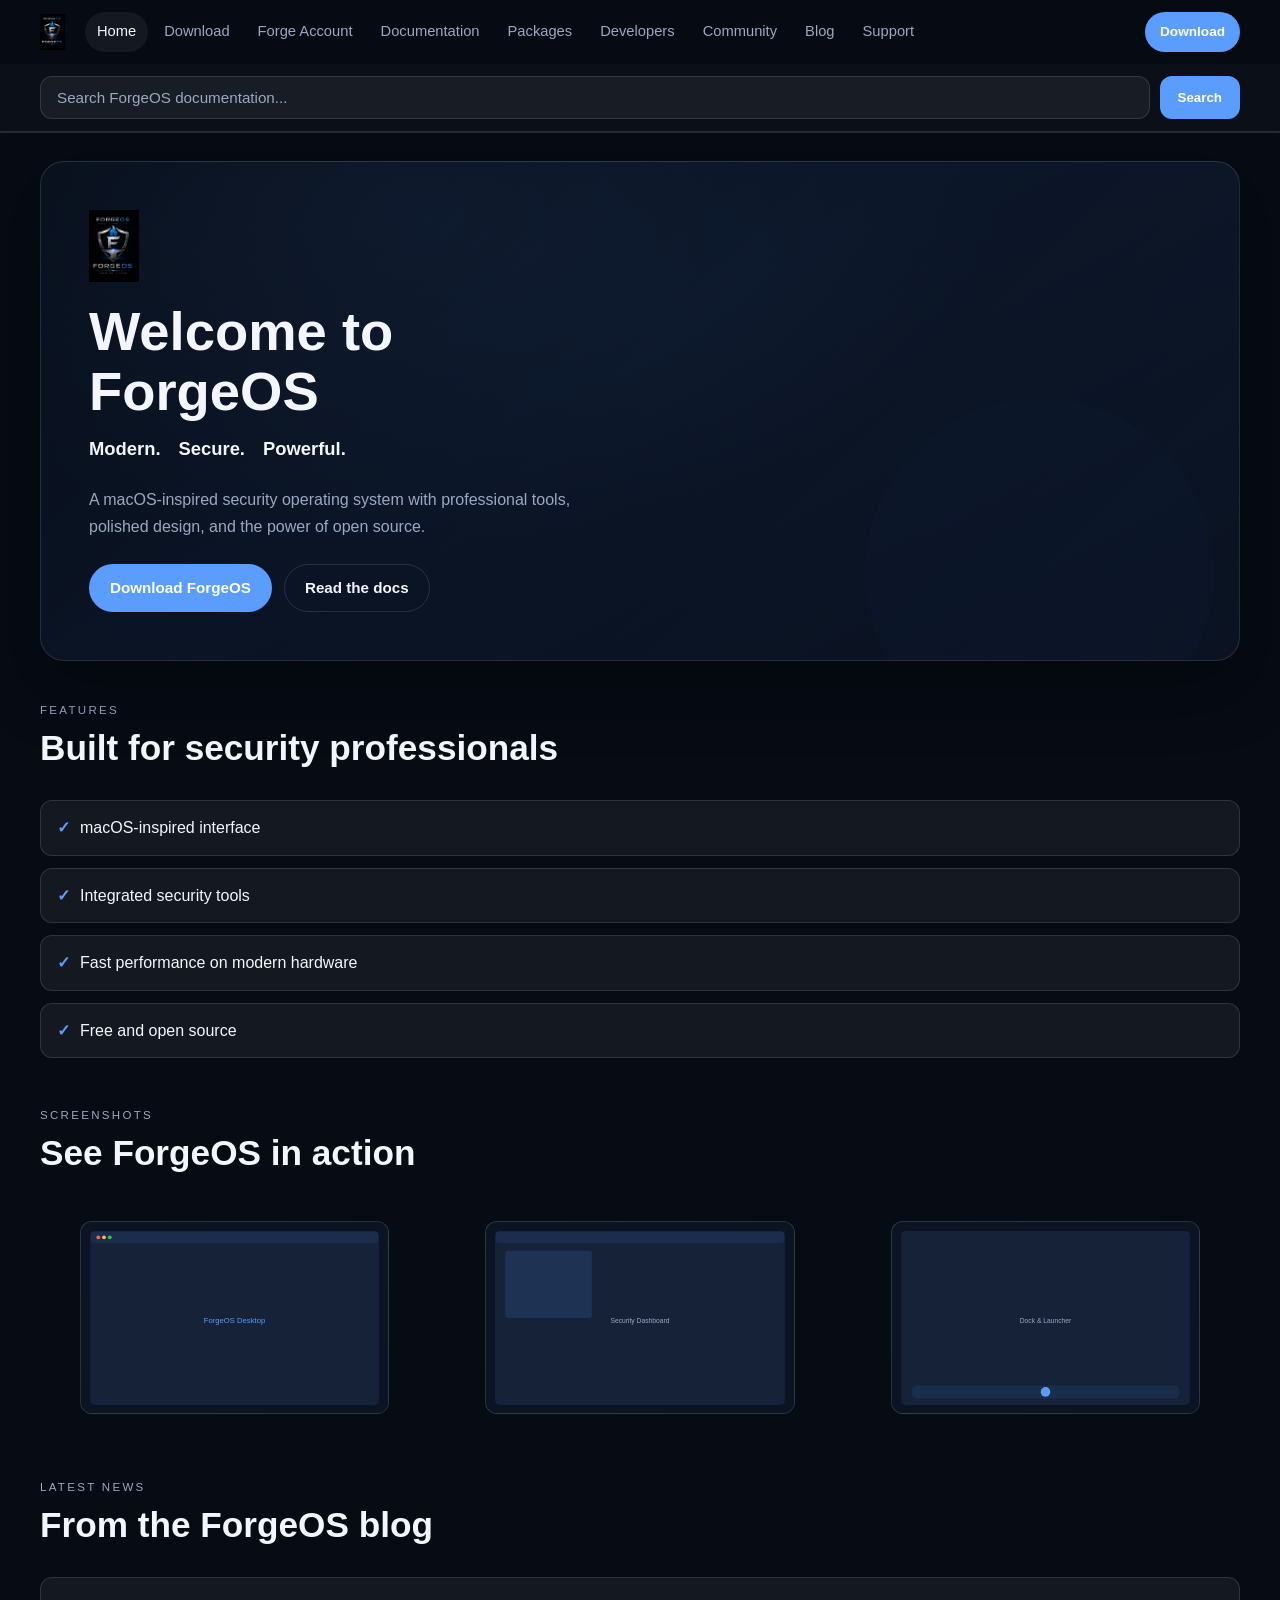
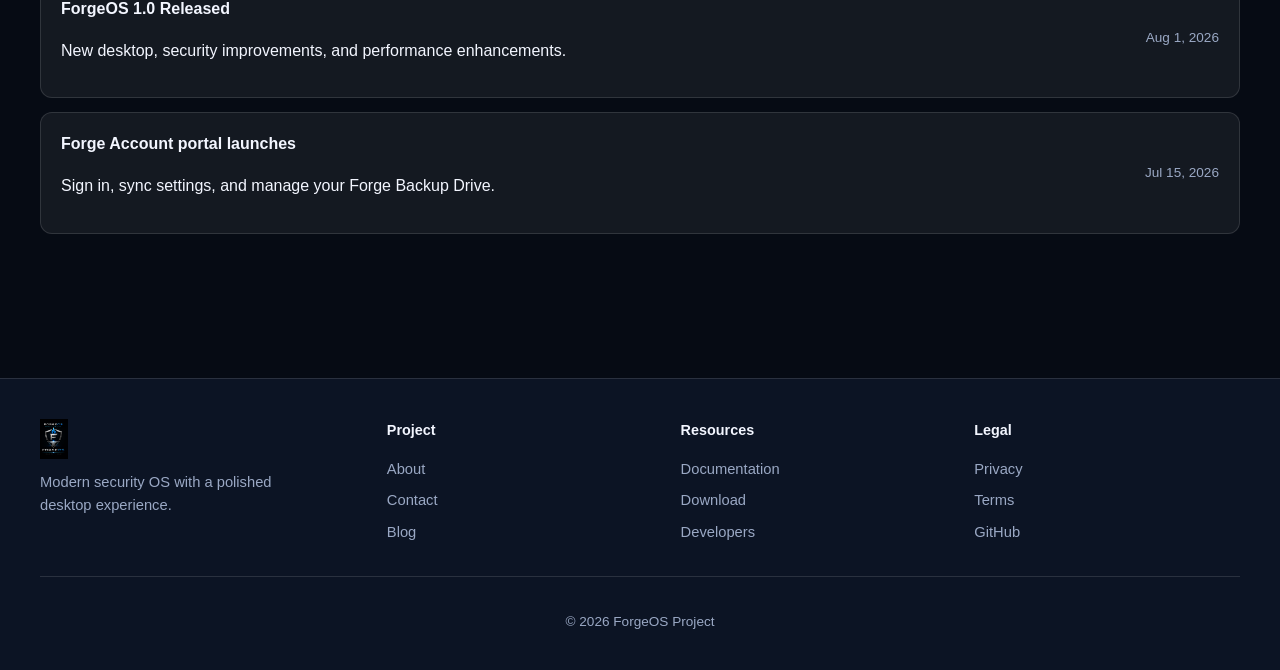
<file: index.html>
<!DOCTYPE html>
<html lang="en">
  <head>
    <meta charset="UTF-8" />
    <meta name="viewport" content="width=device-width, initial-scale=1.0" />
    <title>Home | ForgeOS</title>
    <meta
      name="description"
      content="ForgeOS — a modern, secure, macOS-inspired operating system for security professionals."
    />
    <link rel="icon" type="image/png" href="favicon.png" />
    <link rel="stylesheet" href="css/style.css" />
  </head>
  <body data-page="index.html">
    <header class="site-header">
      <div class="container header-inner">
        <a class="brand" href="index.html">
          <img src="images/logo.png" alt="ForgeOS" class="brand-logo" />
        </a>
        <button class="menu-toggle" type="button" aria-label="Open menu">Menu</button>
        <nav class="main-nav" aria-label="Primary">
          <a href="index.html">Home</a>
          <a href="download.html">Download</a>
          <a href="account.html">Forge Account</a>
          <a href="documentation.html">Documentation</a>
          <a href="packages.html">Packages</a>
          <a href="developers.html">Developers</a>
          <a href="community.html">Community</a>
          <a href="blog.html">Blog</a>
          <a href="support.html">Support</a>
        </nav>
        <div class="header-actions">
          <a class="btn btn-primary btn-sm" href="download.html">Download</a>
        </div>
      </div>
      <div class="search-bar">
        <div class="container">
          <form class="search-form" role="search">
            <input
              type="search"
              placeholder="Search ForgeOS documentation..."
              aria-label="Search ForgeOS documentation"
            />
            <button type="submit">Search</button>
          </form>
        </div>
      </div>
    </header>

    <main class="page-main container">
      <section class="hero">
        <div class="hero-content">
          <img src="images/logo.png" alt="" class="hero-logo" />
          <h1>Welcome to ForgeOS</h1>
          <p class="hero-tagline">
            <span>Modern.</span>
            <span>Secure.</span>
            <span>Powerful.</span>
          </p>
          <p class="hero-text">
            A macOS-inspired security operating system with professional tools, polished
            design, and the power of open source.
          </p>
          <div class="hero-actions">
            <a class="btn btn-primary" href="download.html">Download ForgeOS</a>
            <a class="btn btn-secondary" href="documentation.html">Read the docs</a>
          </div>
        </div>
      </section>

      <section class="section">
        <div class="section-header">
          <p class="eyebrow">Features</p>
          <h2>Built for security professionals</h2>
        </div>
        <ul class="feature-list">
          <li>macOS-inspired interface</li>
          <li>Integrated security tools</li>
          <li>Fast performance on modern hardware</li>
          <li>Free and open source</li>
        </ul>
      </section>

      <section class="section">
        <div class="section-header">
          <p class="eyebrow">Screenshots</p>
          <h2>See ForgeOS in action</h2>
        </div>
        <div class="screenshot-grid">
          <figure class="screenshot">
            <img src="images/screenshots/desktop-1.svg" alt="ForgeOS desktop environment" />
          </figure>
          <figure class="screenshot">
            <img src="images/screenshots/desktop-2.svg" alt="ForgeOS security dashboard" />
          </figure>
          <figure class="screenshot">
            <img src="images/screenshots/desktop-3.svg" alt="ForgeOS dock and launcher" />
          </figure>
        </div>
      </section>

      <section class="section">
        <div class="section-header">
          <p class="eyebrow">Latest news</p>
          <h2>From the ForgeOS blog</h2>
        </div>
        <div class="news-list">
          <a class="news-item" href="blog.html">
            <div>
              <strong>ForgeOS 1.0 Released</strong>
              <p>New desktop, security improvements, and performance enhancements.</p>
            </div>
            <time datetime="2026-08-01">Aug 1, 2026</time>
          </a>
          <a class="news-item" href="blog.html">
            <div>
              <strong>Forge Account portal launches</strong>
              <p>Sign in, sync settings, and manage your Forge Backup Drive.</p>
            </div>
            <time datetime="2026-07-15">Jul 15, 2026</time>
          </a>
        </div>
      </section>
    </main>

    <footer class="site-footer">
      <div class="container footer-grid">
        <div class="footer-brand">
          <img src="images/logo.png" alt="ForgeOS" />
          <p>Modern security OS with a polished desktop experience.</p>
        </div>
        <div class="footer-col">
          <h4>Project</h4>
          <a href="index.html">About</a>
          <a href="support.html">Contact</a>
          <a href="blog.html">Blog</a>
        </div>
        <div class="footer-col">
          <h4>Resources</h4>
          <a href="documentation.html">Documentation</a>
          <a href="download.html">Download</a>
          <a href="developers.html">Developers</a>
        </div>
        <div class="footer-col">
          <h4>Legal</h4>
          <a href="support.html">Privacy</a>
          <a href="support.html">Terms</a>
          <a href="https://github.com/" target="_blank" rel="noopener">GitHub</a>
        </div>
      </div>
      <div class="container footer-bottom">
        <p>© 2026 ForgeOS Project</p>
      </div>
    </footer>

    <script src="js/main.js"></script>
  </body>
</html>
</file>
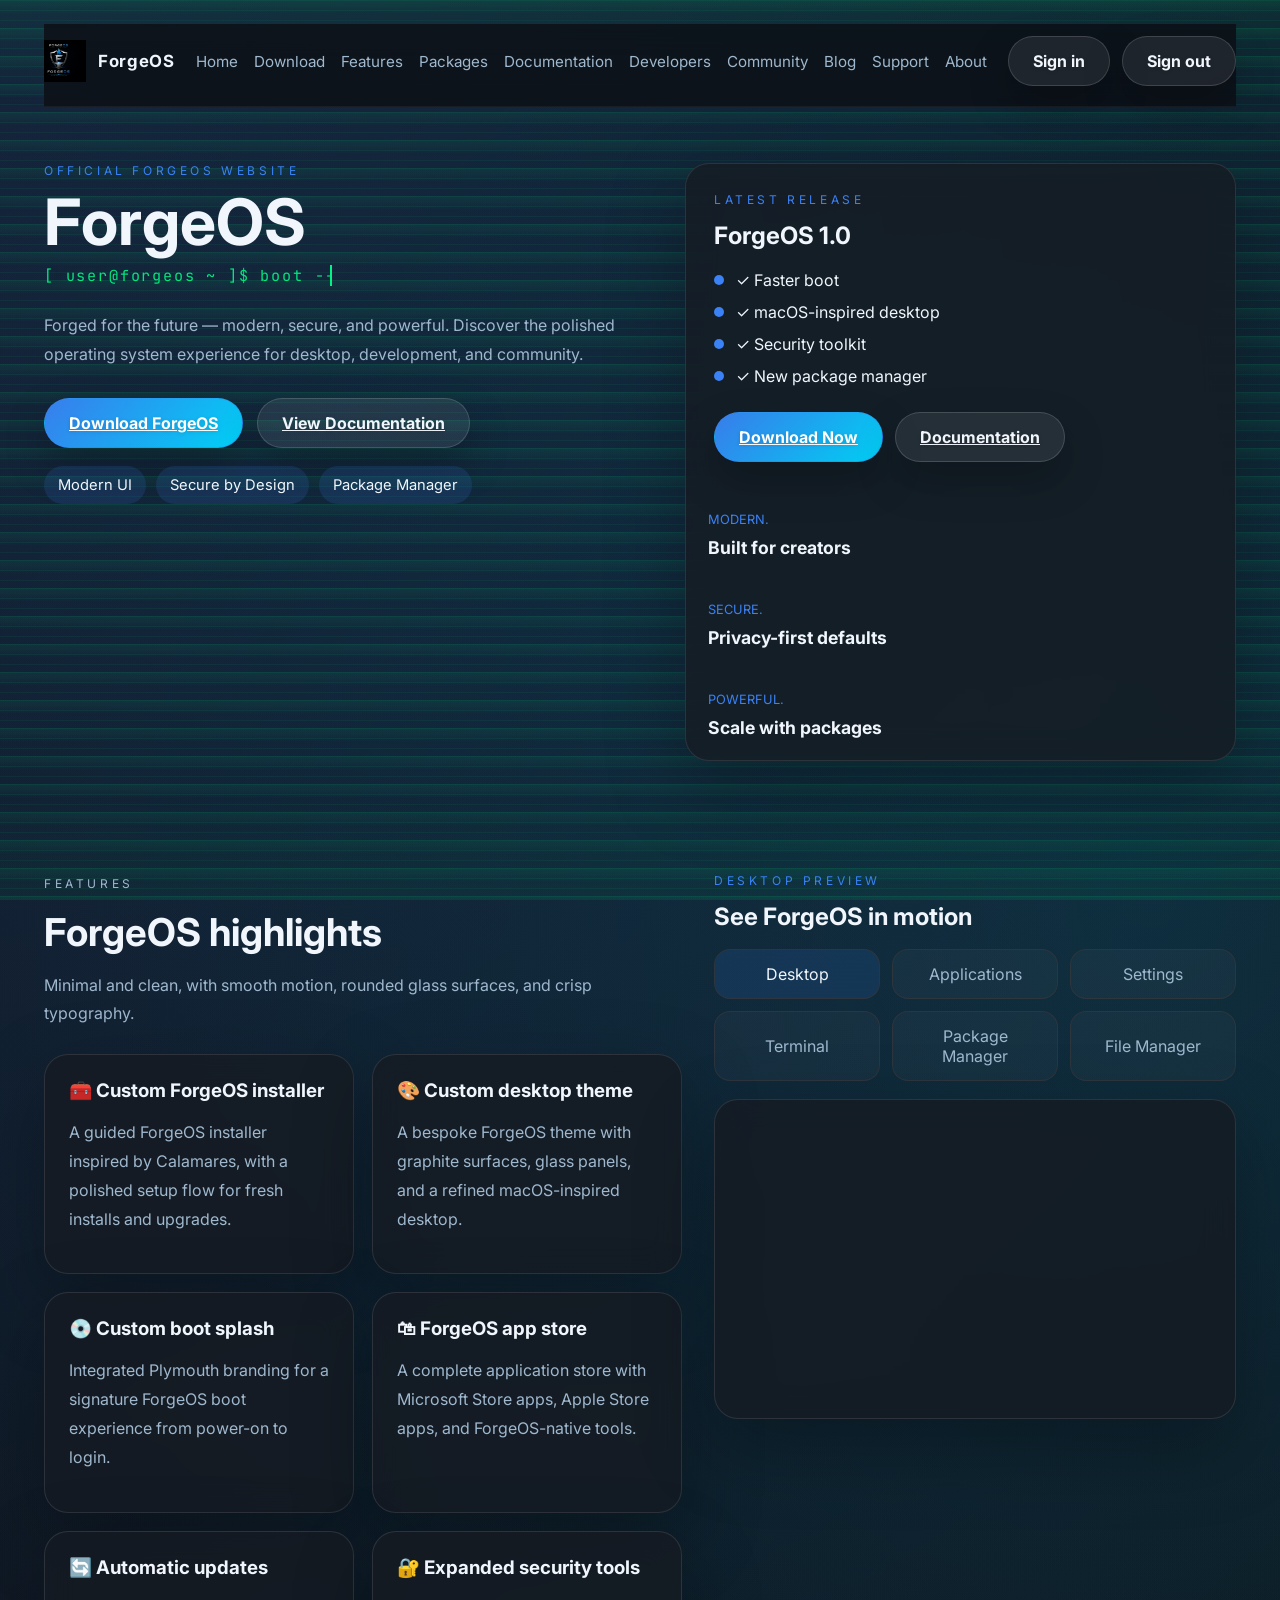
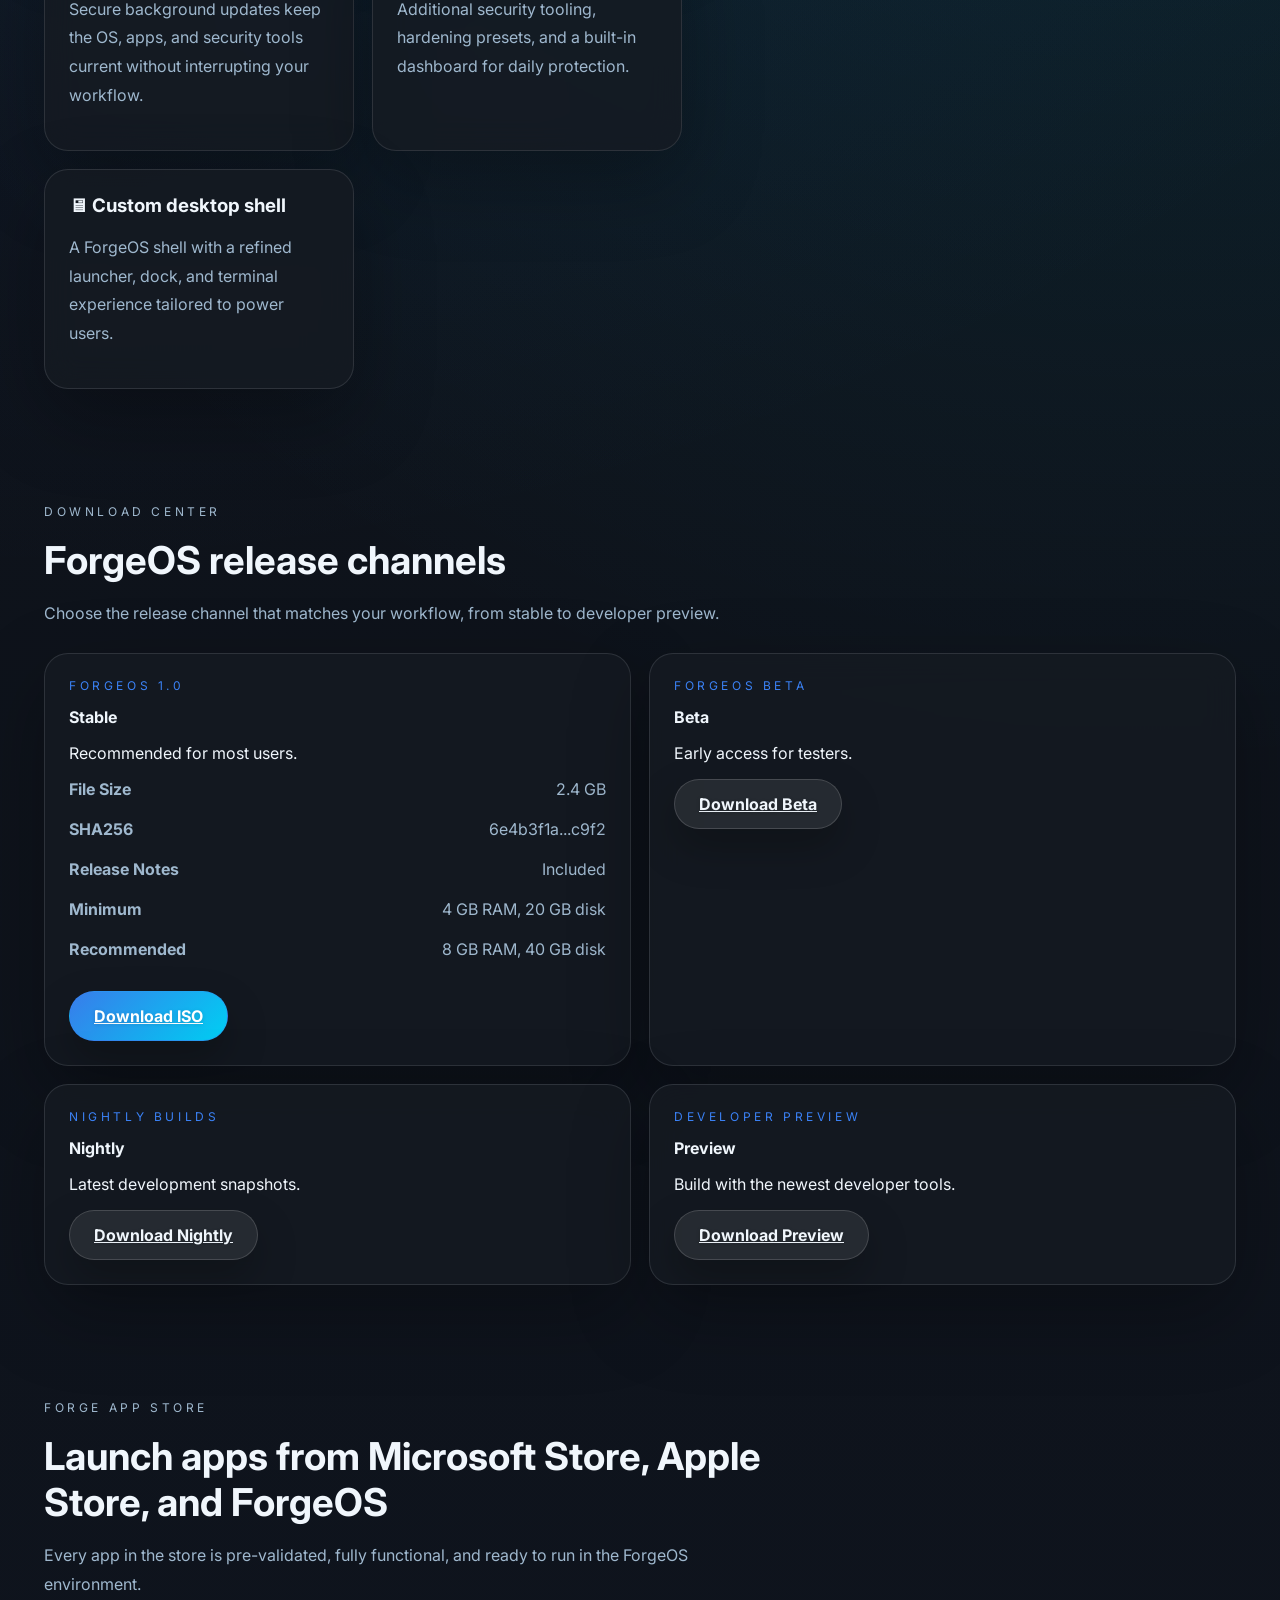
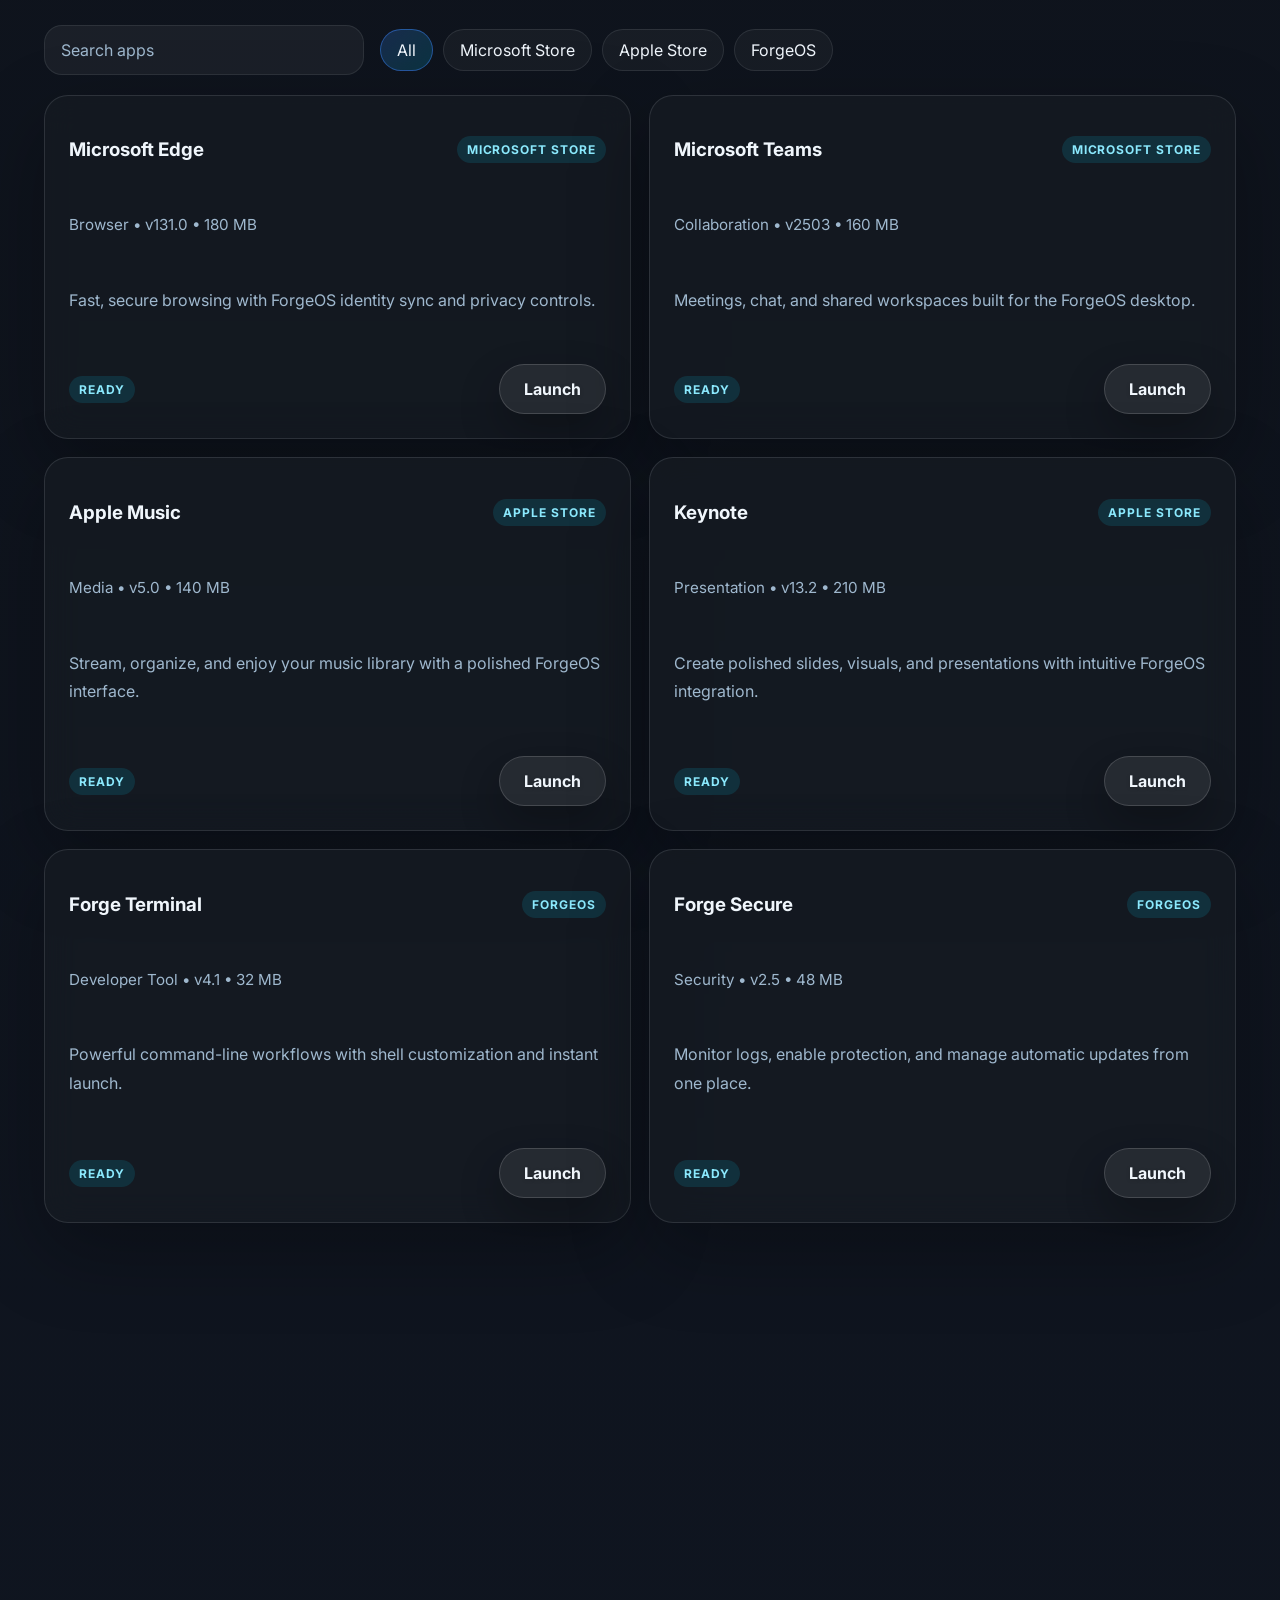
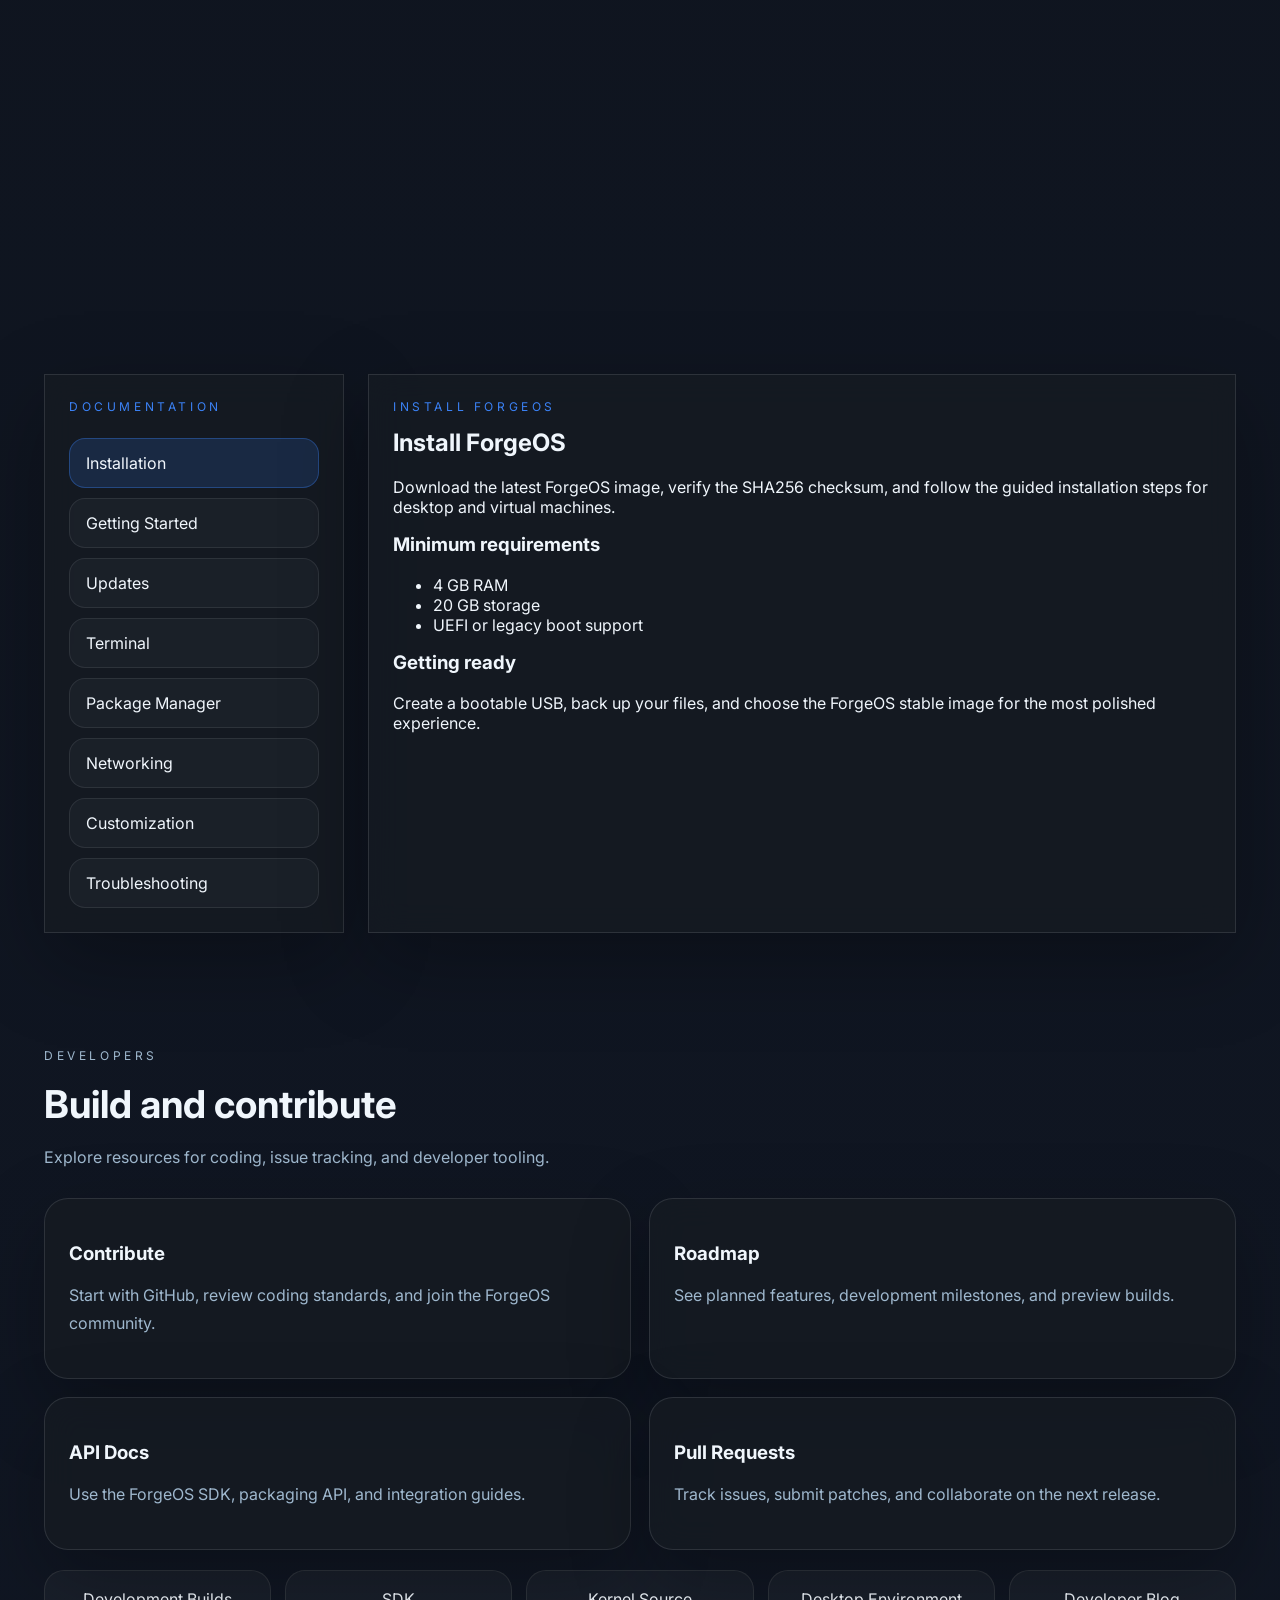
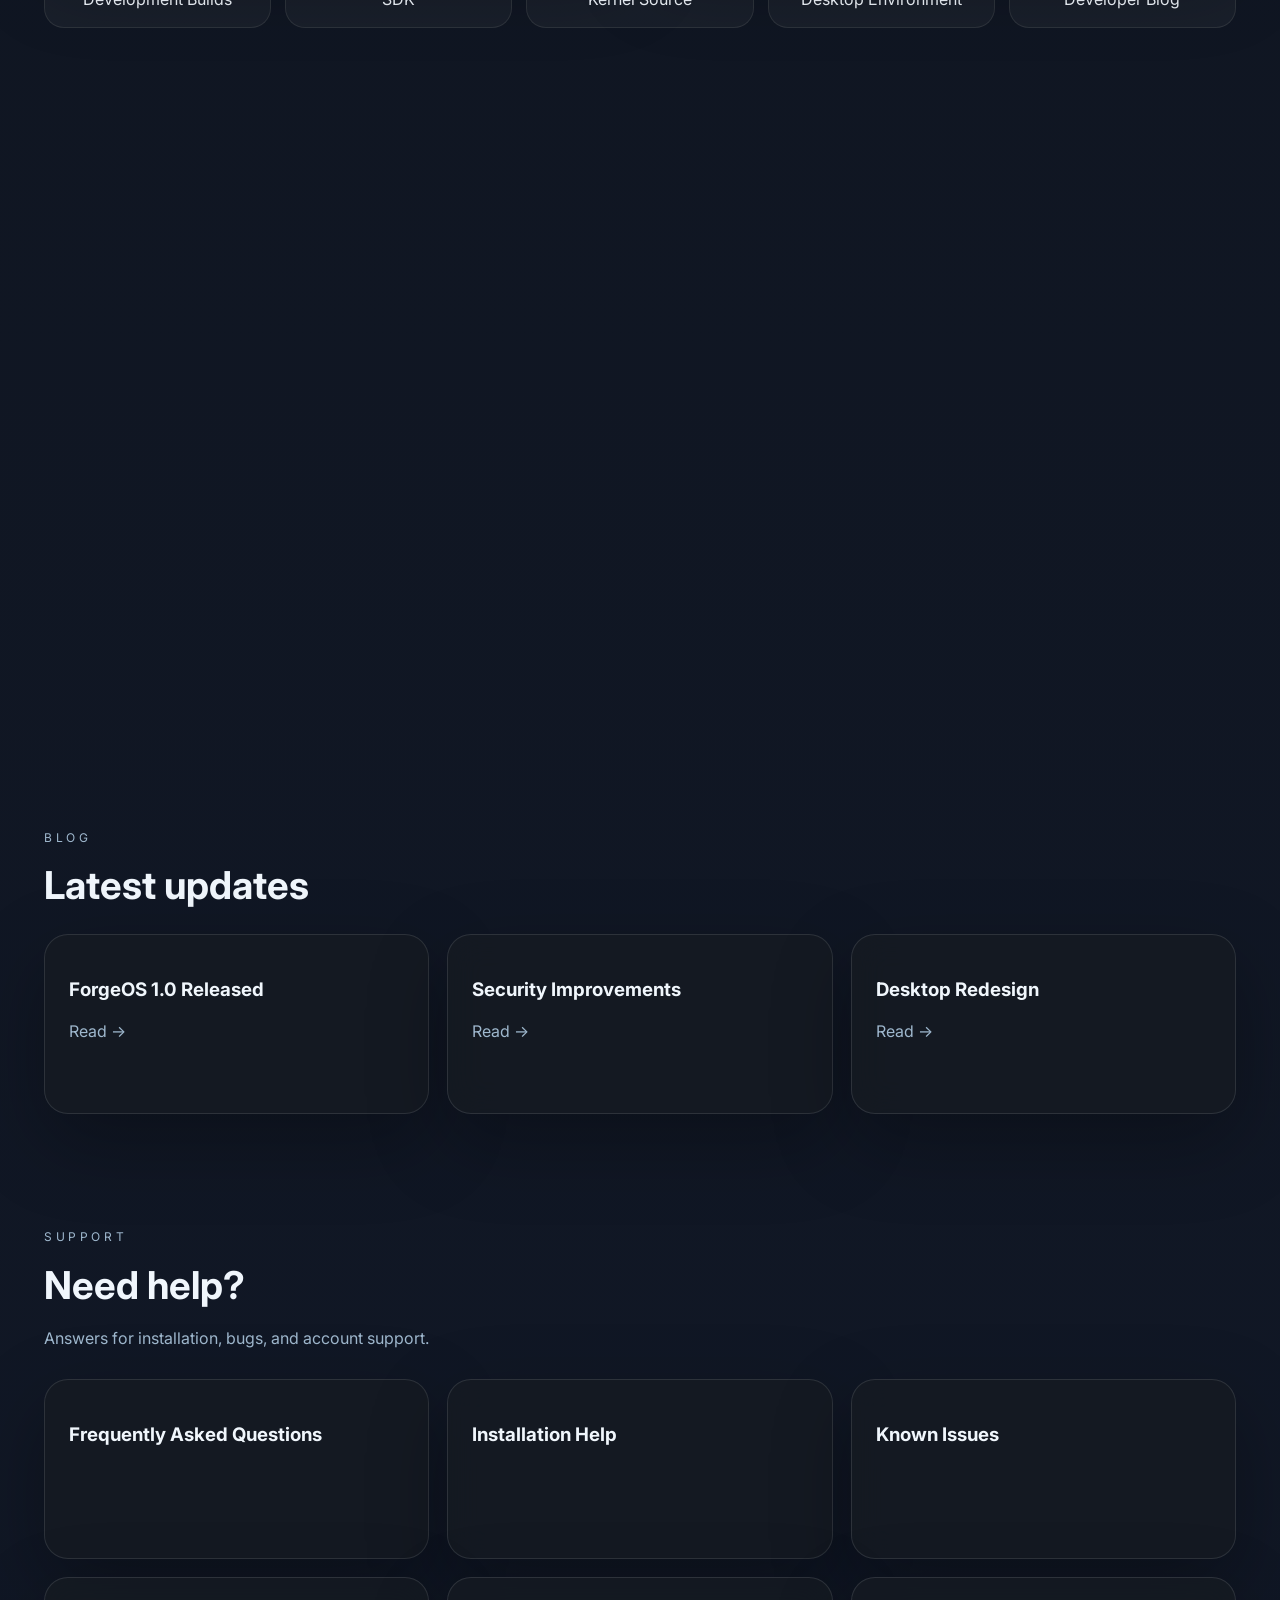
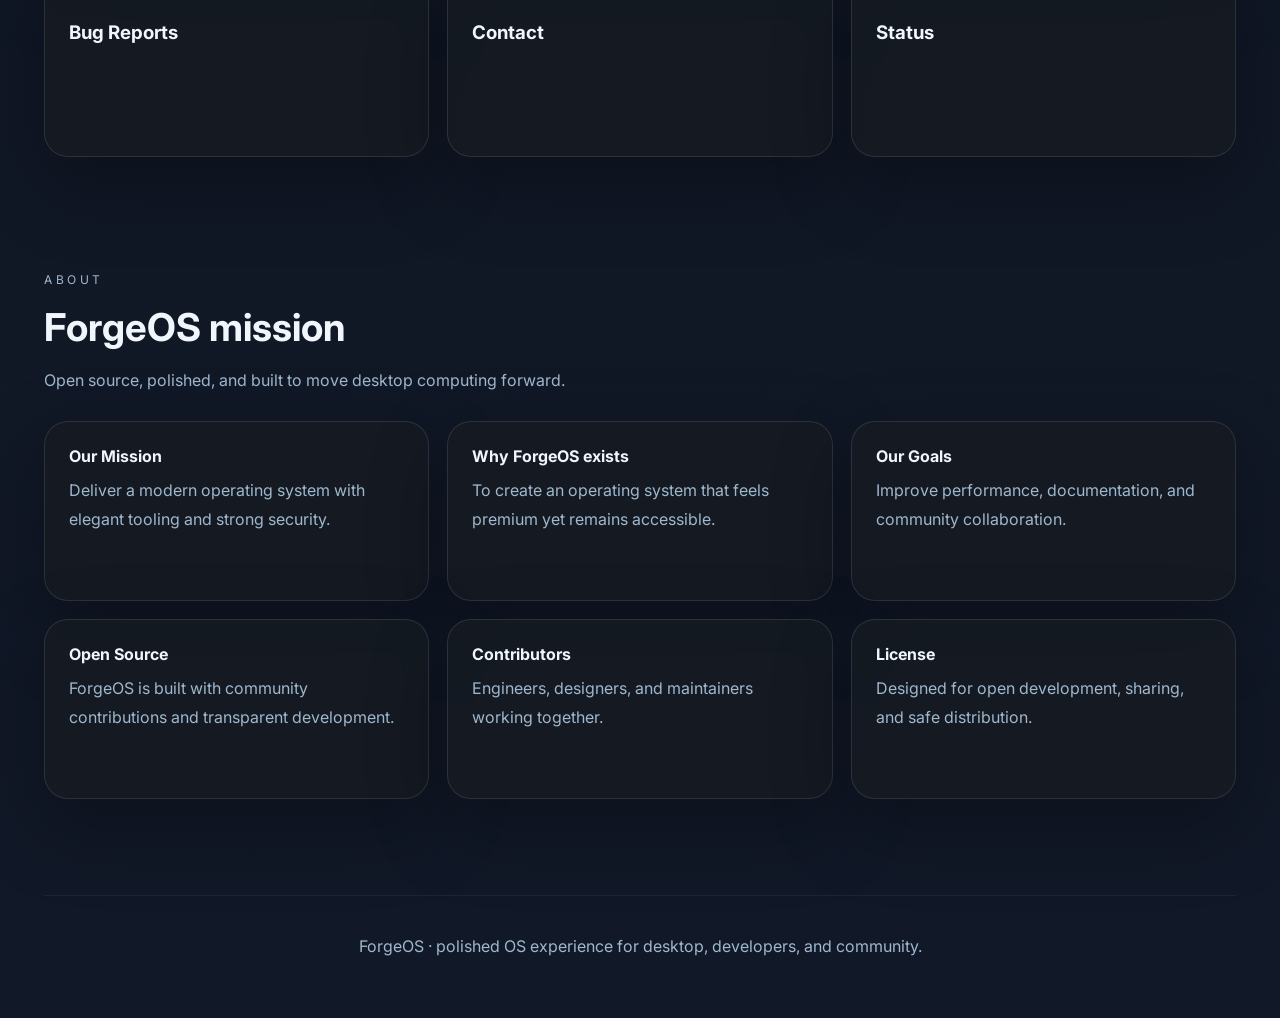
<file: website/index.html>
<!DOCTYPE html>
<html lang="en">
  <head>
    <meta charset="UTF-8" />
    <meta name="viewport" content="width=device-width, initial-scale=1.0" />
    <title>ForgeOS | Official Website</title>
    <meta
      name="description"
      content="ForgeOS official website — download the latest release, explore features, packages, documentation, and community."
    />
    <link rel="icon" type="image/png" href="favicon.png" />
    <link rel="preconnect" href="https://fonts.googleapis.com" />
    <link rel="preconnect" href="https://fonts.gstatic.com" crossorigin />
    <link
      href="https://fonts.googleapis.com/css2?family=Inter:wght@400;500;600;700;800&family=JetBrains+Mono:wght@400;500;600;700&display=swap"
      rel="stylesheet"
    />
    <link rel="stylesheet" href="styles.css" />
  </head>
  <body>
    <div class="page-shell">
      <header class="topbar">
        <a class="brand" href="#home">
          <img src="assets/forgelogo.png" alt="ForgeOS" class="brand-logo" />
          <span>ForgeOS</span>
        </a>

        <nav class="nav-links" aria-label="Primary navigation">
          <a href="#home">Home</a>
          <a href="#download">Download</a>
          <a href="#features">Features</a>
          <a href="#packages">Packages</a>
          <a href="#documentation">Documentation</a>
          <a href="#developers">Developers</a>
          <a href="#community">Community</a>
          <a href="#blog">Blog</a>
          <a href="#support">Support</a>
          <a href="#about">About</a>
        </nav>

        <div class="topbar-actions">
          <button id="login-btn" class="button secondary">Sign in</button>
          <button id="logout-btn" class="button secondary" hidden>Sign out</button>
        </div>
      </header>

      <main>
        <section class="hero section animate-on-scroll" id="home">
          <div class="hero-copy">
            <p class="eyebrow">Official ForgeOS website</p>
            <h1>ForgeOS</h1>
            <p class="hero-terminal"><span class="typing-text">[ user@forgeos ~ ]$ boot --fast --secure</span></p>
            <p class="hero-text">
              Forged for the future — modern, secure, and powerful. Discover the polished
              operating system experience for desktop, development, and community.
            </p>
            <div class="hero-actions">
              <a class="button primary" href="#download">Download ForgeOS</a>
              <a class="button secondary" href="#documentation">View Documentation</a>
            </div>
            <div class="hero-pill-group">
              <span class="pill">Modern UI</span>
              <span class="pill">Secure by Design</span>
              <span class="pill">Package Manager</span>
            </div>
          </div>

          <div class="hero-panel">
            <div class="hero-panel-card">
              <p class="eyebrow">Latest Release</p>
              <h2>ForgeOS 1.0</h2>
              <ul class="release-list">
                <li>✓ Faster boot</li>
                <li>✓ macOS-inspired desktop</li>
                <li>✓ Security toolkit</li>
                <li>✓ New package manager</li>
              </ul>
              <div class="hero-panel-actions">
                <a class="button primary" href="#download">Download Now</a>
                <a class="button secondary" href="#documentation">Documentation</a>
              </div>
            </div>
            <div class="hero-stats">
              <div class="stat-card">
                <span>Modern.</span>
                <strong>Built for creators</strong>
              </div>
              <div class="stat-card">
                <span>Secure.</span>
                <strong>Privacy-first defaults</strong>
              </div>
              <div class="stat-card">
                <span>Powerful.</span>
                <strong>Scale with packages</strong>
              </div>
            </div>
          </div>
        </section>

        <section class="section section-split animate-on-scroll" id="features">
          <div class="feature-summary">
            <div class="section-heading">
              <p class="eyebrow">Features</p>
              <h2>ForgeOS highlights</h2>
              <p>
                Minimal and clean, with smooth motion, rounded glass surfaces, and crisp typography.
              </p>
            </div>
            <div class="feature-grid">
              <article class="feature-card">
                <h3>🧰 Custom ForgeOS installer</h3>
                <p>A guided ForgeOS installer inspired by Calamares, with a polished setup flow for fresh installs and upgrades.</p>
              </article>
              <article class="feature-card">
                <h3>🎨 Custom desktop theme</h3>
                <p>A bespoke ForgeOS theme with graphite surfaces, glass panels, and a refined macOS-inspired desktop.</p>
              </article>
              <article class="feature-card">
                <h3>💿 Custom boot splash</h3>
                <p>Integrated Plymouth branding for a signature ForgeOS boot experience from power-on to login.</p>
              </article>
              <article class="feature-card">
                <h3>🛍 ForgeOS app store</h3>
                <p>A complete application store with Microsoft Store apps, Apple Store apps, and ForgeOS-native tools.</p>
              </article>
              <article class="feature-card">
                <h3>🔄 Automatic updates</h3>
                <p>Secure background updates keep the OS, apps, and security tools current without interrupting your workflow.</p>
              </article>
              <article class="feature-card">
                <h3>🔐 Expanded security tools</h3>
                <p>Additional security tooling, hardening presets, and a built-in dashboard for daily protection.</p>
              </article>
              <article class="feature-card">
                <h3>🖥 Custom desktop shell</h3>
                <p>A ForgeOS shell with a refined launcher, dock, and terminal experience tailored to power users.</p>
              </article>
            </div>
          </div>

          <div class="desktop-preview">
            <div class="preview-heading">
              <p class="eyebrow">Desktop Preview</p>
              <h2>See ForgeOS in motion</h2>
            </div>
            <div class="preview-carousel" role="tablist" aria-label="Desktop preview options">
              <button class="preview-thumb active" data-image="Desktop" type="button">Desktop</button>
              <button class="preview-thumb" data-image="Applications" type="button">Applications</button>
              <button class="preview-thumb" data-image="Settings" type="button">Settings</button>
              <button class="preview-thumb" data-image="Terminal" type="button">Terminal</button>
              <button class="preview-thumb" data-image="Package Manager" type="button">Package Manager</button>
              <button class="preview-thumb" data-image="File Manager" type="button">File Manager</button>
            </div>
            <div class="preview-panel" id="preview-panel" role="img" aria-label="Desktop preview screenshot"></div>
          </div>
        </section>

        <section class="section animate-on-scroll" id="download">
          <div class="download-panel">
            <div class="section-heading">
              <p class="eyebrow">Download Center</p>
              <h2>ForgeOS release channels</h2>
              <p>Choose the release channel that matches your workflow, from stable to developer preview.</p>
            </div>
            <div class="download-grid">
              <article class="download-card">
                <p class="eyebrow">ForgeOS 1.0</p>
                <strong>Stable</strong>
                <p class="download-copy">Recommended for most users.</p>
                <ul class="download-meta">
                  <li><strong>File Size</strong> 2.4 GB</li>
                  <li><strong>SHA256</strong> 6e4b3f1a...c9f2</li>
                  <li><strong>Release Notes</strong> Included</li>
                  <li><strong>Minimum</strong> 4 GB RAM, 20 GB disk</li>
                  <li><strong>Recommended</strong> 8 GB RAM, 40 GB disk</li>
                </ul>
                <a class="button primary" href="#">Download ISO</a>
              </article>
              <article class="download-card">
                <p class="eyebrow">ForgeOS Beta</p>
                <strong>Beta</strong>
                <p class="download-copy">Early access for testers.</p>
                <a class="button secondary" href="#">Download Beta</a>
              </article>
              <article class="download-card">
                <p class="eyebrow">Nightly Builds</p>
                <strong>Nightly</strong>
                <p class="download-copy">Latest development snapshots.</p>
                <a class="button secondary" href="#">Download Nightly</a>
              </article>
              <article class="download-card">
                <p class="eyebrow">Developer Preview</p>
                <strong>Preview</strong>
                <p class="download-copy">Build with the newest developer tools.</p>
                <a class="button secondary" href="#">Download Preview</a>
              </article>
            </div>
          </div>
        </section>

        <section class="section animate-on-scroll" id="packages">
          <div class="section-heading">
            <p class="eyebrow">Forge App Store</p>
            <h2>Launch apps from Microsoft Store, Apple Store, and ForgeOS</h2>
            <p>Every app in the store is pre-validated, fully functional, and ready to run in the ForgeOS environment.</p>
          </div>
          <div class="package-toolbar">
            <div class="package-search">
              <input id="package-search" type="search" placeholder="Search apps" aria-label="Search apps" />
            </div>
            <div class="package-filters" role="group" aria-label="Package categories">
              <button class="filter-chip active" data-category="all" type="button">All</button>
              <button class="filter-chip" data-category="microsoft" type="button">Microsoft Store</button>
              <button class="filter-chip" data-category="apple" type="button">Apple Store</button>
              <button class="filter-chip" data-category="forge" type="button">ForgeOS</button>
            </div>
          </div>
          <div class="package-grid" id="package-grid">
            <article class="package-card" data-category="microsoft">
              <div class="package-card-head">
                <h3>Microsoft Edge</h3>
                <span class="store-badge">Microsoft Store</span>
              </div>
              <p class="package-meta">Browser • v131.0 • 180 MB</p>
              <p>Fast, secure browsing with ForgeOS identity sync and privacy controls.</p>
              <div class="package-actions">
                <span class="runtime-status">Ready</span>
                <button class="button secondary install-btn" type="button">Launch</button>
              </div>
            </article>
            <article class="package-card" data-category="microsoft">
              <div class="package-card-head">
                <h3>Microsoft Teams</h3>
                <span class="store-badge">Microsoft Store</span>
              </div>
              <p class="package-meta">Collaboration • v2503 • 160 MB</p>
              <p>Meetings, chat, and shared workspaces built for the ForgeOS desktop.</p>
              <div class="package-actions">
                <span class="runtime-status">Ready</span>
                <button class="button secondary install-btn" type="button">Launch</button>
              </div>
            </article>
            <article class="package-card" data-category="apple">
              <div class="package-card-head">
                <h3>Apple Music</h3>
                <span class="store-badge">Apple Store</span>
              </div>
              <p class="package-meta">Media • v5.0 • 140 MB</p>
              <p>Stream, organize, and enjoy your music library with a polished ForgeOS interface.</p>
              <div class="package-actions">
                <span class="runtime-status">Ready</span>
                <button class="button secondary install-btn" type="button">Launch</button>
              </div>
            </article>
            <article class="package-card" data-category="apple">
              <div class="package-card-head">
                <h3>Keynote</h3>
                <span class="store-badge">Apple Store</span>
              </div>
              <p class="package-meta">Presentation • v13.2 • 210 MB</p>
              <p>Create polished slides, visuals, and presentations with intuitive ForgeOS integration.</p>
              <div class="package-actions">
                <span class="runtime-status">Ready</span>
                <button class="button secondary install-btn" type="button">Launch</button>
              </div>
            </article>
            <article class="package-card" data-category="forge">
              <div class="package-card-head">
                <h3>Forge Terminal</h3>
                <span class="store-badge">ForgeOS</span>
              </div>
              <p class="package-meta">Developer Tool • v4.1 • 32 MB</p>
              <p>Powerful command-line workflows with shell customization and instant launch.</p>
              <div class="package-actions">
                <span class="runtime-status">Ready</span>
                <button class="button secondary install-btn" type="button">Launch</button>
              </div>
            </article>
            <article class="package-card" data-category="forge">
              <div class="package-card-head">
                <h3>Forge Secure</h3>
                <span class="store-badge">ForgeOS</span>
              </div>
              <p class="package-meta">Security • v2.5 • 48 MB</p>
              <p>Monitor logs, enable protection, and manage automatic updates from one place.</p>
              <div class="package-actions">
                <span class="runtime-status">Ready</span>
                <button class="button secondary install-btn" type="button">Launch</button>
              </div>
            </article>
          </div>
        </section>

        <section class="section animate-on-scroll" id="account">
          <div class="section-heading">
            <p class="eyebrow">Forge Account</p>
            <h2>Modern dashboard experience</h2>
            <p>Manage devices, security, downloads, and settings from one polished dashboard.</p>
          </div>
          <div class="account-grid">
            <div class="account-card welcome-card" id="account-welcome" hidden>
              <div class="account-card-header">
                <span class="eyebrow">Welcome</span>
                <h3 id="account-username">Grant Davis</h3>
              </div>
              <div class="account-list">
                <article>
                  <strong>Devices</strong>
                  <p>Desktop · Laptop · Virtual Machine</p>
                </article>
                <article>
                  <strong>Security</strong>
                  <p>Password · 2FA · Recovery Codes</p>
                </article>
                <article>
                  <strong>Downloads</strong>
                  <p>License · Settings · Latest ISOs</p>
                </article>
              </div>
            </div>

            <div class="account-card form-card" id="account-form-card">
              <div class="account-form-switch">
                <button id="register-tab" class="tab active" type="button">Create account</button>
                <button id="login-tab" class="tab" type="button">Log in</button>
              </div>
              <form id="account-form" class="account-form">
                <p class="eyebrow" id="account-form-eyebrow">Create your Forge Account</p>
                <h3 id="account-form-title">Sign up for Forge Account</h3>
                <div class="field-group" id="name-field">
                  <label>
                    Full name
                    <input type="text" name="fullName" placeholder="Alex Morgan" />
                  </label>
                </div>
                <label>
                  Email address
                  <input type="email" name="email" placeholder="alex@forgeos.dev" required />
                </label>
                <label>
                  Password
                  <input type="password" name="password" placeholder="Enter your password" required />
                </label>
                <div class="form-actions">
                  <button class="button primary full" type="submit" id="account-submit">Create account</button>
                </div>
                <p class="form-footnote">Signed in users see a dashboard, device summary, and security overview.</p>
              </form>
            </div>
          </div>
        </section>

        <section class="section animate-on-scroll" id="documentation">
          <div class="doc-shell">
            <aside class="doc-nav" id="doc-nav">
              <p class="eyebrow">Documentation</p>
              <ul>
                <li><button class="doc-link active" data-article="installation" type="button">Installation</button></li>
                <li><button class="doc-link" data-article="getting-started" type="button">Getting Started</button></li>
                <li><button class="doc-link" data-article="updates" type="button">Updates</button></li>
                <li><button class="doc-link" data-article="terminal" type="button">Terminal</button></li>
                <li><button class="doc-link" data-article="package-manager" type="button">Package Manager</button></li>
                <li><button class="doc-link" data-article="networking" type="button">Networking</button></li>
                <li><button class="doc-link" data-article="customization" type="button">Customization</button></li>
                <li><button class="doc-link" data-article="troubleshooting" type="button">Troubleshooting</button></li>
              </ul>
            </aside>
            <article class="doc-content" id="doc-content">
              <p class="eyebrow">Installation</p>
              <h2>Install ForgeOS</h2>
              <p>
                Download the latest ForgeOS image, verify the SHA256 checksum, and follow the guided installation steps for desktop and virtual machines.
              </p>
              <h3>Minimum requirements</h3>
              <ul>
                <li>4 GB RAM</li>
                <li>20 GB storage</li>
                <li>UEFI or legacy boot support</li>
              </ul>
              <h3>Getting ready</h3>
              <p>Create a bootable USB, back up your files, and choose the ForgeOS stable image for the most polished experience.</p>
            </article>
          </div>
        </section>

        <section class="section animate-on-scroll" id="developers">
          <div class="section-heading">
            <p class="eyebrow">Developers</p>
            <h2>Build and contribute</h2>
            <p>Explore resources for coding, issue tracking, and developer tooling.</p>
          </div>
          <div class="developer-grid">
            <article class="developer-card">
              <h3>Contribute</h3>
              <p>Start with GitHub, review coding standards, and join the ForgeOS community.</p>
            </article>
            <article class="developer-card">
              <h3>Roadmap</h3>
              <p>See planned features, development milestones, and preview builds.</p>
            </article>
            <article class="developer-card">
              <h3>API Docs</h3>
              <p>Use the ForgeOS SDK, packaging API, and integration guides.</p>
            </article>
            <article class="developer-card">
              <h3>Pull Requests</h3>
              <p>Track issues, submit patches, and collaborate on the next release.</p>
            </article>
          </div>
          <div class="developer-links">
            <a class="link-panel" href="#">Development Builds</a>
            <a class="link-panel" href="#">SDK</a>
            <a class="link-panel" href="#">Kernel Source</a>
            <a class="link-panel" href="#">Desktop Environment</a>
            <a class="link-panel" href="#">Developer Blog</a>
          </div>
        </section>

        <section class="section animate-on-scroll" id="community">
          <div class="section-heading">
            <p class="eyebrow">Community</p>
            <h2>ForgeOS community spaces</h2>
            <p>Join Discord, GitHub Discussions, forums, Matrix, and live events.</p>
          </div>
          <div class="community-grid">
            <article class="community-card"><h3>Discord</h3></article>
            <article class="community-card"><h3>GitHub Discussions</h3></article>
            <article class="community-card"><h3>Forum</h3></article>
            <article class="community-card"><h3>Matrix</h3></article>
            <article class="community-card"><h3>Events</h3></article>
            <article class="community-card"><h3>Showcase</h3></article>
          </div>
          <div class="community-gallery">
            <div class="gallery-item" data-image="Desktop">Desktop</div>
            <div class="gallery-item" data-image="Wallpaper Gallery">Wallpaper gallery</div>
            <div class="gallery-item" data-image="Custom Desktop">Desktop customizations</div>
            <div class="gallery-item" data-image="Terminal">Terminal</div>
            <div class="gallery-item" data-image="Package Manager">Package Manager</div>
          </div>
        </section>

        <section class="section animate-on-scroll" id="blog">
          <div class="section-heading">
            <p class="eyebrow">Blog</p>
            <h2>Latest updates</h2>
          </div>
          <div class="blog-grid">
            <article class="blog-card">
              <h3>ForgeOS 1.0 Released</h3>
              <p>Read →</p>
            </article>
            <article class="blog-card">
              <h3>Security Improvements</h3>
              <p>Read →</p>
            </article>
            <article class="blog-card">
              <h3>Desktop Redesign</h3>
              <p>Read →</p>
            </article>
          </div>
        </section>

        <section class="section animate-on-scroll" id="support">
          <div class="section-heading">
            <p class="eyebrow">Support</p>
            <h2>Need help?</h2>
            <p>Answers for installation, bugs, and account support.</p>
          </div>
          <div class="support-grid">
            <article class="support-card"><h3>Frequently Asked Questions</h3></article>
            <article class="support-card"><h3>Installation Help</h3></article>
            <article class="support-card"><h3>Known Issues</h3></article>
            <article class="support-card"><h3>Bug Reports</h3></article>
            <article class="support-card"><h3>Contact</h3></article>
            <article class="support-card"><h3>Status</h3></article>
          </div>
        </section>

        <section class="section section-about animate-on-scroll" id="about">
          <div class="section-heading">
            <p class="eyebrow">About</p>
            <h2>ForgeOS mission</h2>
            <p>Open source, polished, and built to move desktop computing forward.</p>
          </div>
          <div class="about-grid">
            <article class="about-card"><strong>Our Mission</strong><p>Deliver a modern operating system with elegant tooling and strong security.</p></article>
            <article class="about-card"><strong>Why ForgeOS exists</strong><p>To create an operating system that feels premium yet remains accessible.</p></article>
            <article class="about-card"><strong>Our Goals</strong><p>Improve performance, documentation, and community collaboration.</p></article>
            <article class="about-card"><strong>Open Source</strong><p>ForgeOS is built with community contributions and transparent development.</p></article>
            <article class="about-card"><strong>Contributors</strong><p>Engineers, designers, and maintainers working together.</p></article>
            <article class="about-card"><strong>License</strong><p>Designed for open development, sharing, and safe distribution.</p></article>
          </div>
        </section>
      </main>

      <footer class="footer">
        <p>ForgeOS · polished OS experience for desktop, developers, and community.</p>
      </footer>
    </div>

    <script src="script.js"></script>
  </body>
</html>
</file>
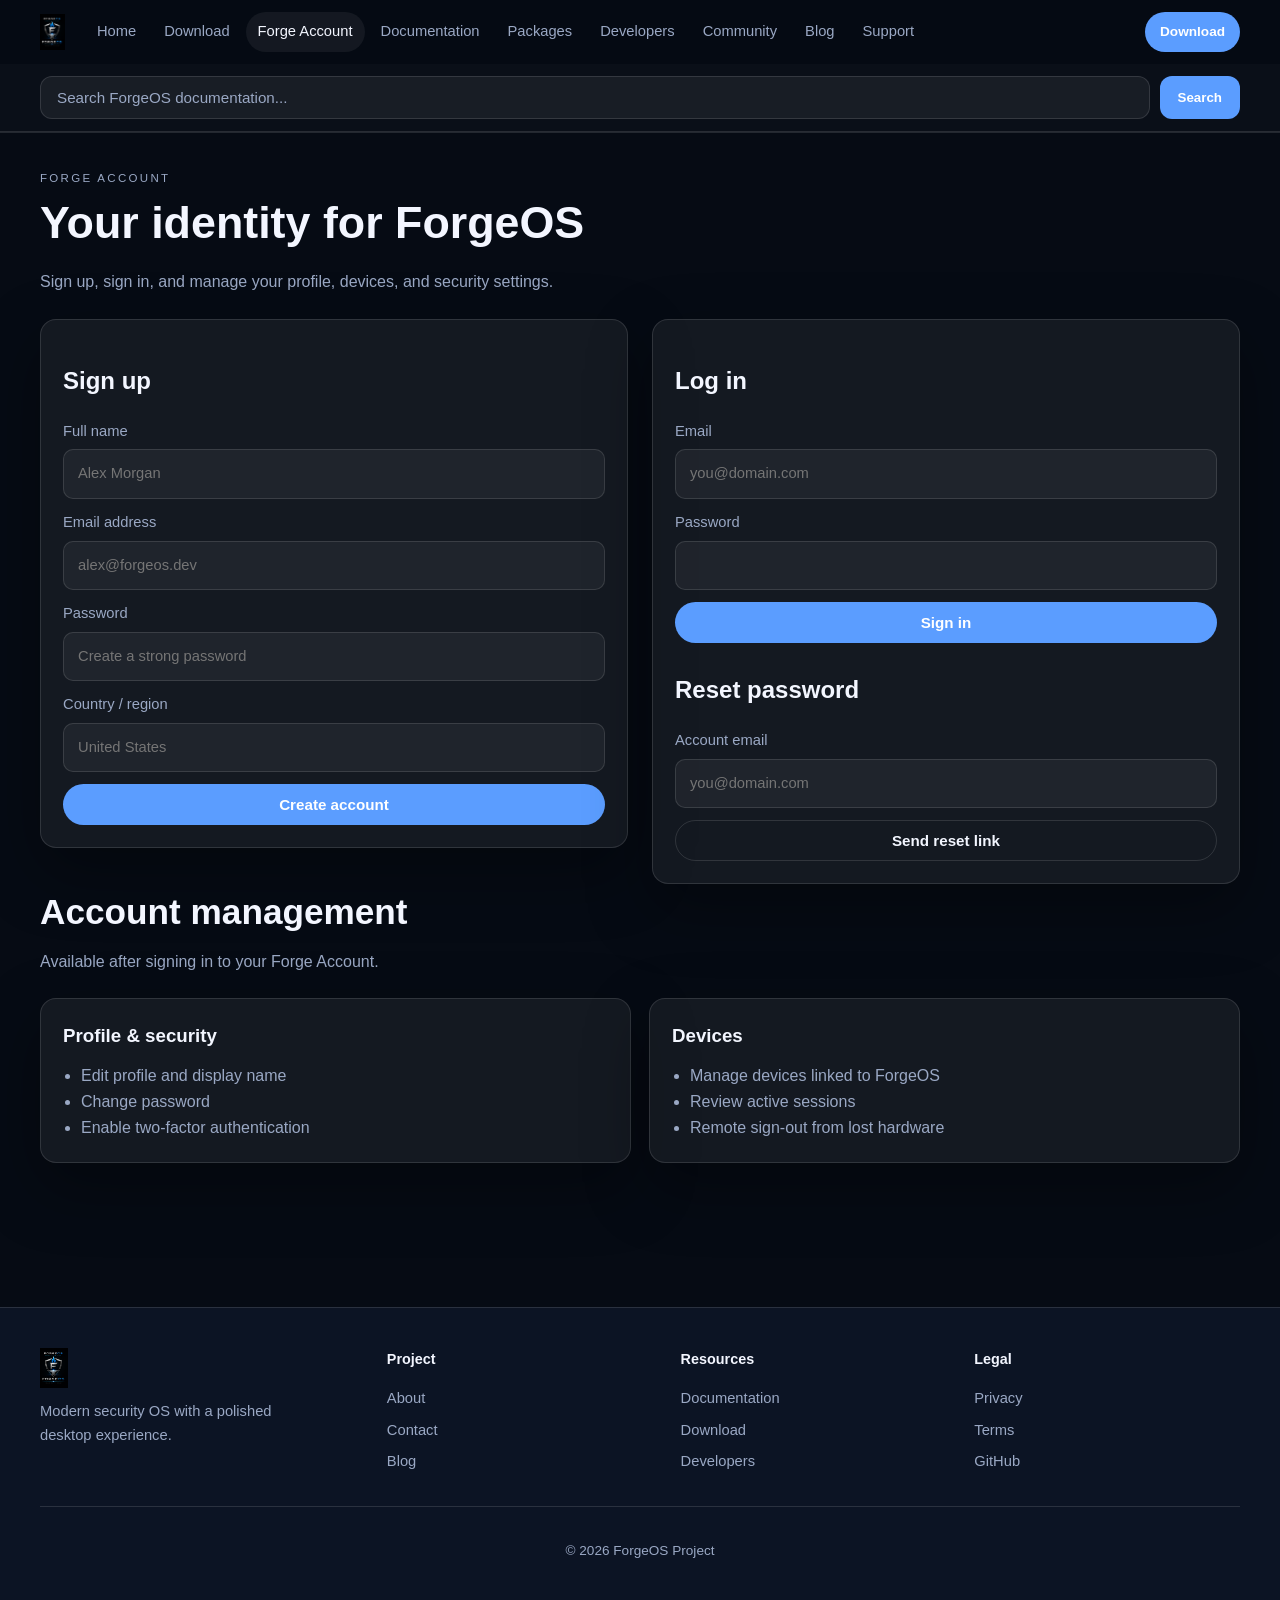
<file: account.html>
<!DOCTYPE html>
<html lang="en">
  <head>
    <meta charset="UTF-8" />
    <meta name="viewport" content="width=device-width, initial-scale=1.0" />
    <title>Forge Account | ForgeOS</title>
    <meta name="description" content="Create a Forge Account to sign in to ForgeOS, manage devices, and enable two-factor authentication." />
    <link rel="icon" type="image/png" href="favicon.png" />
    <link rel="stylesheet" href="css/style.css" />
  </head>
  <body data-page="account.html">
    <header class="site-header">
      <div class="container header-inner">
        <a class="brand" href="index.html">
          <img src="images/logo.png" alt="ForgeOS" class="brand-logo" />
        </a>
        <button class="menu-toggle" type="button" aria-label="Open menu">Menu</button>
        <nav class="main-nav" aria-label="Primary">
          <a href="index.html">Home</a>
          <a href="download.html">Download</a>
          <a href="account.html">Forge Account</a>
          <a href="documentation.html">Documentation</a>
          <a href="packages.html">Packages</a>
          <a href="developers.html">Developers</a>
          <a href="community.html">Community</a>
          <a href="blog.html">Blog</a>
          <a href="support.html">Support</a>
        </nav>
        <div class="header-actions">
          <a class="btn btn-primary btn-sm" href="download.html">Download</a>
        </div>
      </div>
      <div class="search-bar">
        <div class="container">
          <form class="search-form" role="search">
            <input type="search" placeholder="Search ForgeOS documentation..." aria-label="Search ForgeOS documentation" />
            <button type="submit">Search</button>
          </form>
        </div>
      </div>
    </header>

    <main class="page-main container">
      <div class="page-hero">
        <p class="eyebrow">Forge Account</p>
        <h1>Your identity for ForgeOS</h1>
        <p>Sign up, sign in, and manage your profile, devices, and security settings.</p>
      </div>

      <div class="account-grid">
        <section class="card form-card">
          <h2>Sign up</h2>
          <form id="signup-form">
            <label>
              Full name
              <input type="text" name="fullName" placeholder="Alex Morgan" required />
            </label>
            <label>
              Email address
              <input type="email" name="email" placeholder="alex@forgeos.dev" required />
            </label>
            <label>
              Password
              <input type="password" name="password" placeholder="Create a strong password" required />
            </label>
            <label>
              Country / region
              <input type="text" name="region" placeholder="United States" required />
            </label>
            <button class="btn btn-primary full" type="submit">Create account</button>
          </form>
        </section>

        <section class="card form-card">
          <h2>Log in</h2>
          <form id="login-form">
            <label>
              Email
              <input type="email" name="email" placeholder="you@domain.com" required />
            </label>
            <label>
              Password
              <input type="password" name="password" required />
            </label>
            <button class="btn btn-primary full" type="submit">Sign in</button>
          </form>

          <h2 style="margin-top: 28px">Reset password</h2>
          <form id="reset-form">
            <label>
              Account email
              <input type="email" name="email" placeholder="you@domain.com" required />
            </label>
            <button class="btn btn-secondary full" type="submit">Send reset link</button>
          </form>
        </section>
      </div>

      <section class="section">
        <div class="section-header">
          <h2>Account management</h2>
          <p>Available after signing in to your Forge Account.</p>
        </div>
        <div class="card-grid card-grid-2">
          <article class="card">
            <h3>Profile &amp; security</h3>
            <ul>
              <li>Edit profile and display name</li>
              <li>Change password</li>
              <li>Enable two-factor authentication</li>
            </ul>
          </article>
          <article class="card">
            <h3>Devices</h3>
            <ul>
              <li>Manage devices linked to ForgeOS</li>
              <li>Review active sessions</li>
              <li>Remote sign-out from lost hardware</li>
            </ul>
          </article>
        </div>
      </section>
    </main>

    <footer class="site-footer">
      <div class="container footer-grid">
        <div class="footer-brand">
          <img src="images/logo.png" alt="ForgeOS" />
          <p>Modern security OS with a polished desktop experience.</p>
        </div>
        <div class="footer-col">
          <h4>Project</h4>
          <a href="index.html">About</a>
          <a href="support.html">Contact</a>
          <a href="blog.html">Blog</a>
        </div>
        <div class="footer-col">
          <h4>Resources</h4>
          <a href="documentation.html">Documentation</a>
          <a href="download.html">Download</a>
          <a href="developers.html">Developers</a>
        </div>
        <div class="footer-col">
          <h4>Legal</h4>
          <a href="support.html">Privacy</a>
          <a href="support.html">Terms</a>
          <a href="https://github.com/" target="_blank" rel="noopener">GitHub</a>
        </div>
      </div>
      <div class="container footer-bottom">
        <p>© 2026 ForgeOS Project</p>
      </div>
    </footer>

    <script src="js/main.js"></script>
  </body>
</html>
</file>
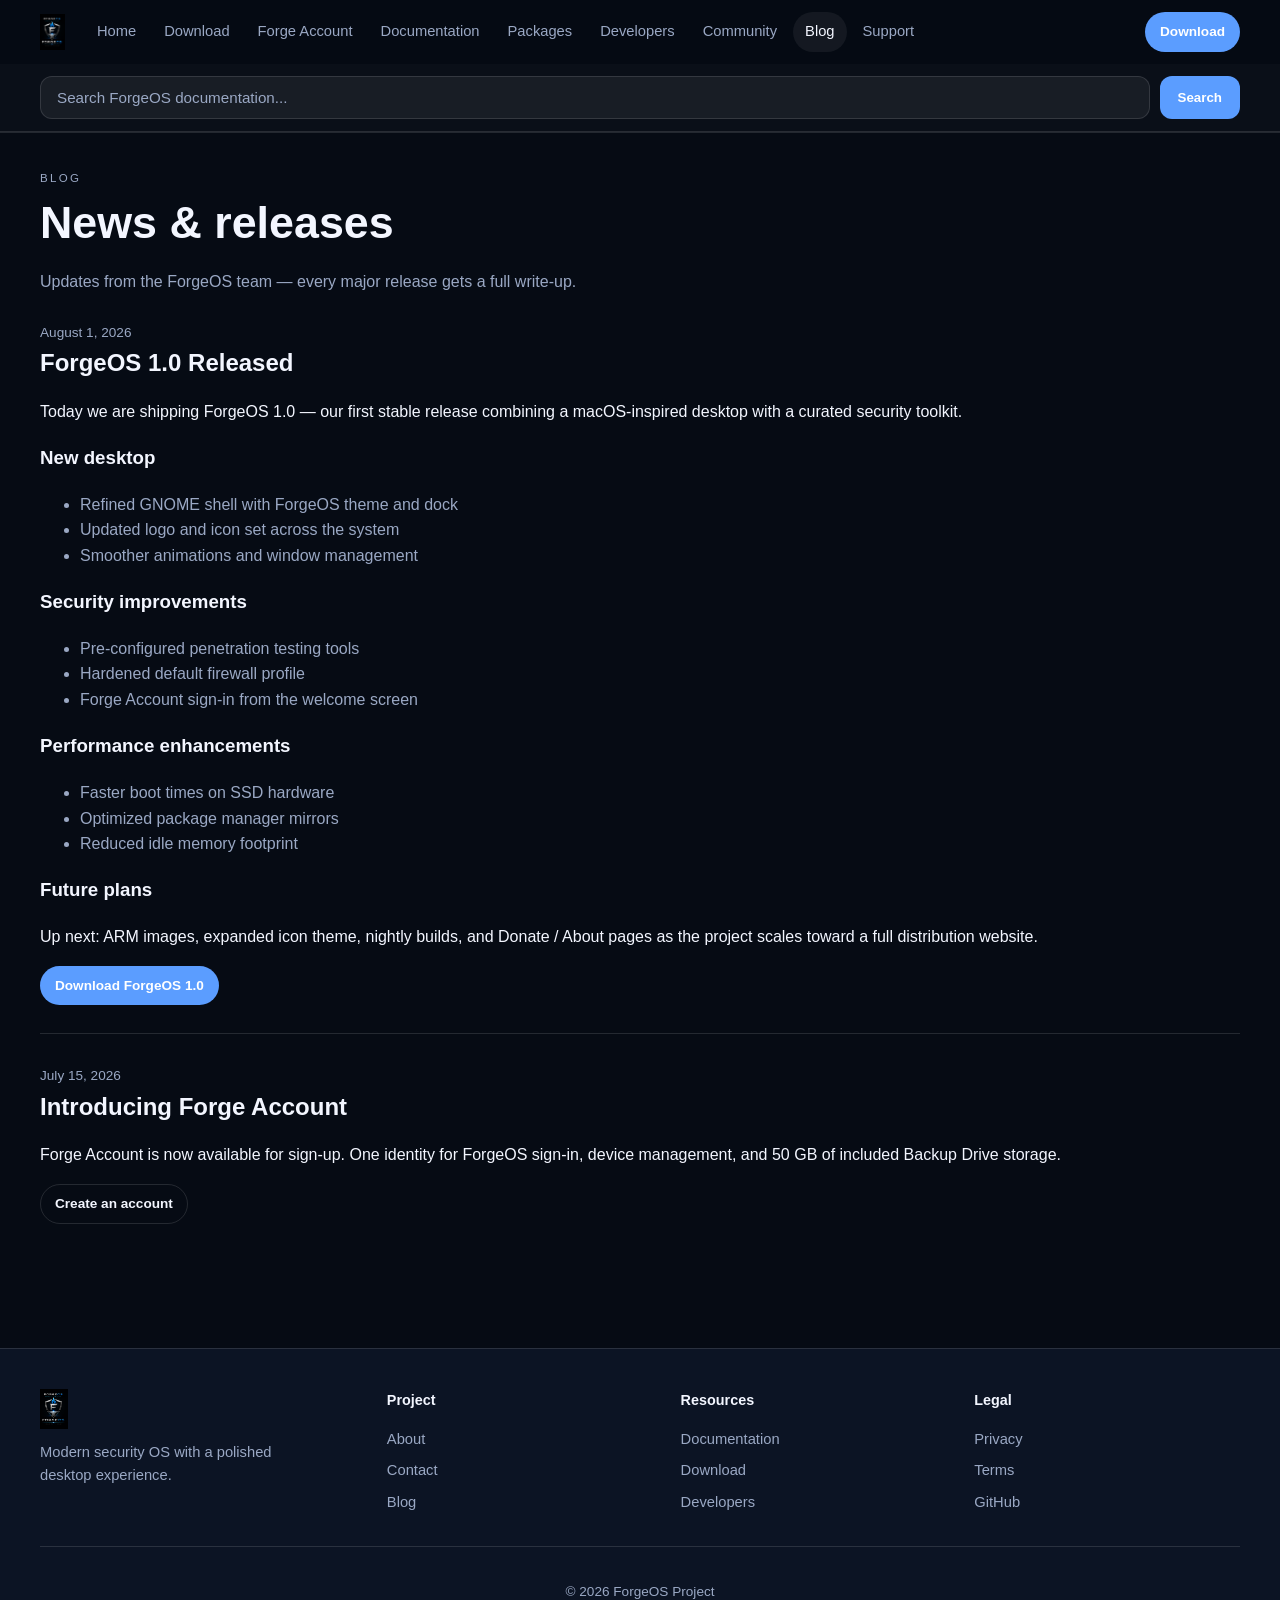
<file: blog.html>
<!DOCTYPE html>
<html lang="en">
  <head>
    <meta charset="UTF-8" />
    <meta name="viewport" content="width=device-width, initial-scale=1.0" />
    <title>Blog | ForgeOS</title>
    <meta name="description" content="ForgeOS blog — release notes, desktop updates, and project news." />
    <link rel="icon" type="image/png" href="favicon.png" />
    <link rel="stylesheet" href="css/style.css" />
  </head>
  <body data-page="blog.html">
    <header class="site-header">
      <div class="container header-inner">
        <a class="brand" href="index.html">
          <img src="images/logo.png" alt="ForgeOS" class="brand-logo" />
        </a>
        <button class="menu-toggle" type="button" aria-label="Open menu">Menu</button>
        <nav class="main-nav" aria-label="Primary">
          <a href="index.html">Home</a>
          <a href="download.html">Download</a>
          <a href="account.html">Forge Account</a>
          <a href="documentation.html">Documentation</a>
          <a href="packages.html">Packages</a>
          <a href="developers.html">Developers</a>
          <a href="community.html">Community</a>
          <a href="blog.html">Blog</a>
          <a href="support.html">Support</a>
        </nav>
        <div class="header-actions">
          <a class="btn btn-primary btn-sm" href="download.html">Download</a>
        </div>
      </div>
      <div class="search-bar">
        <div class="container">
          <form class="search-form" role="search">
            <input type="search" placeholder="Search ForgeOS documentation..." aria-label="Search ForgeOS documentation" />
            <button type="submit">Search</button>
          </form>
        </div>
      </div>
    </header>

    <main class="page-main container">
      <div class="page-hero">
        <p class="eyebrow">Blog</p>
        <h1>News &amp; releases</h1>
        <p>Updates from the ForgeOS team — every major release gets a full write-up.</p>
      </div>

      <article class="blog-post">
        <time datetime="2026-08-01">August 1, 2026</time>
        <h2>ForgeOS 1.0 Released</h2>
        <p>
          Today we are shipping ForgeOS 1.0 — our first stable release combining a macOS-inspired
          desktop with a curated security toolkit.
        </p>
        <h3>New desktop</h3>
        <ul>
          <li>Refined GNOME shell with ForgeOS theme and dock</li>
          <li>Updated logo and icon set across the system</li>
          <li>Smoother animations and window management</li>
        </ul>
        <h3>Security improvements</h3>
        <ul>
          <li>Pre-configured penetration testing tools</li>
          <li>Hardened default firewall profile</li>
          <li>Forge Account sign-in from the welcome screen</li>
        </ul>
        <h3>Performance enhancements</h3>
        <ul>
          <li>Faster boot times on SSD hardware</li>
          <li>Optimized package manager mirrors</li>
          <li>Reduced idle memory footprint</li>
        </ul>
        <h3>Future plans</h3>
        <p>
          Up next: ARM images, expanded icon theme, nightly builds, and Donate / About pages as the
          project scales toward a full distribution website.
        </p>
        <a class="btn btn-primary btn-sm" href="download.html">Download ForgeOS 1.0</a>
      </article>

      <article class="blog-post">
        <time datetime="2026-07-15">July 15, 2026</time>
        <h2>Introducing Forge Account</h2>
        <p>
          Forge Account is now available for sign-up. One identity for ForgeOS sign-in, device
          management, and 50 GB of included Backup Drive storage.
        </p>
        <a class="btn btn-secondary btn-sm" href="account.html">Create an account</a>
      </article>
    </main>

    <footer class="site-footer">
      <div class="container footer-grid">
        <div class="footer-brand">
          <img src="images/logo.png" alt="ForgeOS" />
          <p>Modern security OS with a polished desktop experience.</p>
        </div>
        <div class="footer-col">
          <h4>Project</h4>
          <a href="index.html">About</a>
          <a href="support.html">Contact</a>
          <a href="blog.html">Blog</a>
        </div>
        <div class="footer-col">
          <h4>Resources</h4>
          <a href="documentation.html">Documentation</a>
          <a href="download.html">Download</a>
          <a href="developers.html">Developers</a>
        </div>
        <div class="footer-col">
          <h4>Legal</h4>
          <a href="support.html">Privacy</a>
          <a href="support.html">Terms</a>
          <a href="https://github.com/" target="_blank" rel="noopener">GitHub</a>
        </div>
      </div>
      <div class="container footer-bottom">
        <p>© 2026 ForgeOS Project</p>
      </div>
    </footer>

    <script src="js/main.js"></script>
  </body>
</html>
</file>
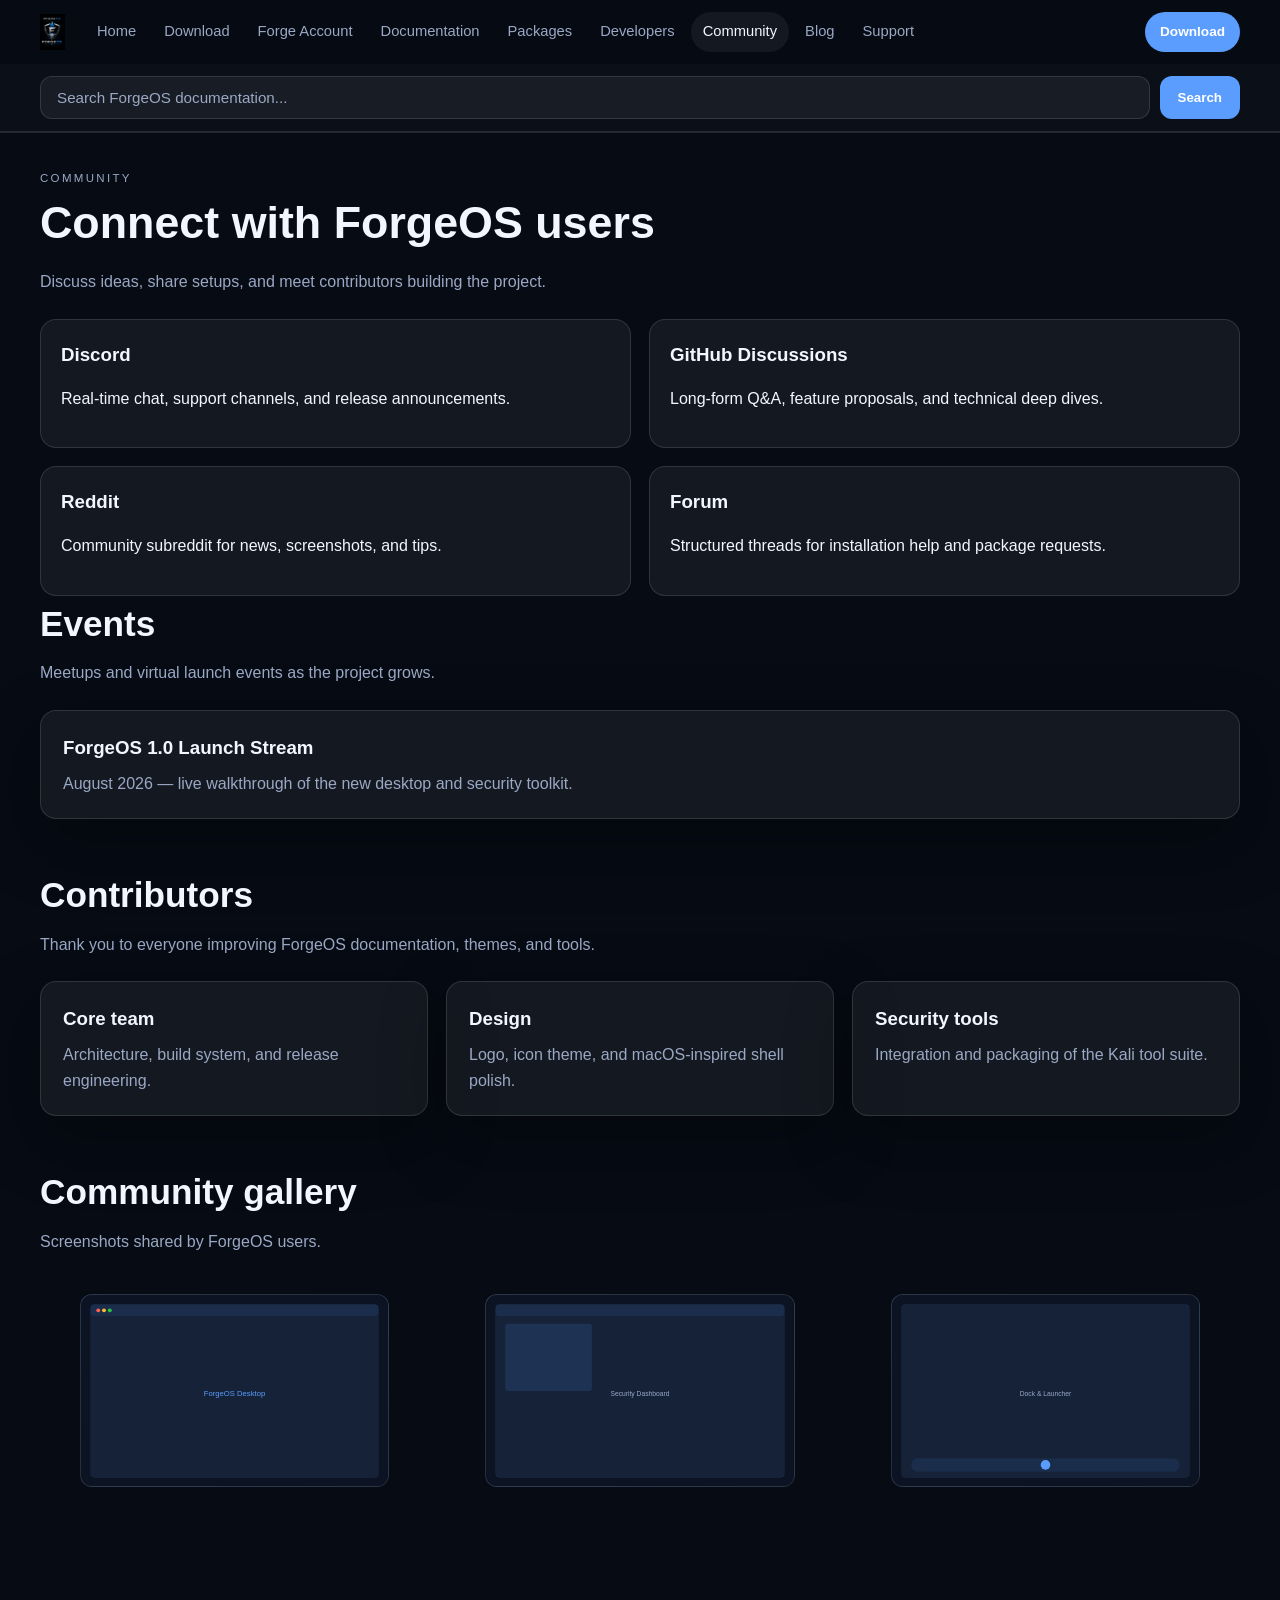
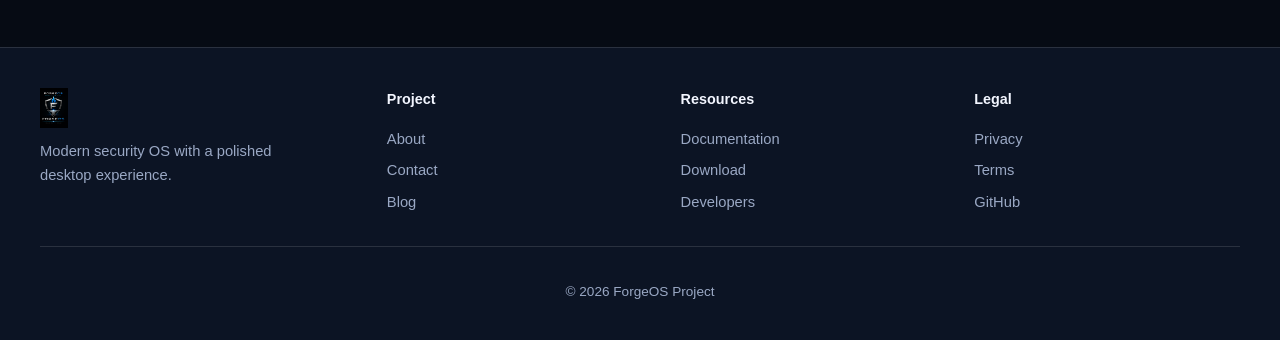
<file: community.html>
<!DOCTYPE html>
<html lang="en">
  <head>
    <meta charset="UTF-8" />
    <meta name="viewport" content="width=device-width, initial-scale=1.0" />
    <title>Community | ForgeOS</title>
    <meta name="description" content="Join the ForgeOS community — Discord, forums, events, and contributor gallery." />
    <link rel="icon" type="image/png" href="favicon.png" />
    <link rel="stylesheet" href="css/style.css" />
  </head>
  <body data-page="community.html">
    <header class="site-header">
      <div class="container header-inner">
        <a class="brand" href="index.html">
          <img src="images/logo.png" alt="ForgeOS" class="brand-logo" />
        </a>
        <button class="menu-toggle" type="button" aria-label="Open menu">Menu</button>
        <nav class="main-nav" aria-label="Primary">
          <a href="index.html">Home</a>
          <a href="download.html">Download</a>
          <a href="account.html">Forge Account</a>
          <a href="documentation.html">Documentation</a>
          <a href="packages.html">Packages</a>
          <a href="developers.html">Developers</a>
          <a href="community.html">Community</a>
          <a href="blog.html">Blog</a>
          <a href="support.html">Support</a>
        </nav>
        <div class="header-actions">
          <a class="btn btn-primary btn-sm" href="download.html">Download</a>
        </div>
      </div>
      <div class="search-bar">
        <div class="container">
          <form class="search-form" role="search">
            <input type="search" placeholder="Search ForgeOS documentation..." aria-label="Search ForgeOS documentation" />
            <button type="submit">Search</button>
          </form>
        </div>
      </div>
    </header>

    <main class="page-main container">
      <div class="page-hero">
        <p class="eyebrow">Community</p>
        <h1>Connect with ForgeOS users</h1>
        <p>Discuss ideas, share setups, and meet contributors building the project.</p>
      </div>

      <div class="card-grid card-grid-2 link-grid">
        <a class="community-link" href="https://discord.com/" target="_blank" rel="noopener">
          <h3>Discord</h3>
          <p>Real-time chat, support channels, and release announcements.</p>
        </a>
        <a class="community-link" href="https://github.com/" target="_blank" rel="noopener">
          <h3>GitHub Discussions</h3>
          <p>Long-form Q&amp;A, feature proposals, and technical deep dives.</p>
        </a>
        <a class="community-link" href="https://reddit.com/" target="_blank" rel="noopener">
          <h3>Reddit</h3>
          <p>Community subreddit for news, screenshots, and tips.</p>
        </a>
        <a class="community-link" href="support.html">
          <h3>Forum</h3>
          <p>Structured threads for installation help and package requests.</p>
        </a>
      </div>

      <section class="section">
        <div class="section-header">
          <h2>Events</h2>
          <p>Meetups and virtual launch events as the project grows.</p>
        </div>
        <article class="card">
          <h3>ForgeOS 1.0 Launch Stream</h3>
          <p>August 2026 — live walkthrough of the new desktop and security toolkit.</p>
        </article>
      </section>

      <section class="section">
        <div class="section-header">
          <h2>Contributors</h2>
          <p>Thank you to everyone improving ForgeOS documentation, themes, and tools.</p>
        </div>
        <div class="card-grid card-grid-3">
          <article class="card"><h3>Core team</h3><p>Architecture, build system, and release engineering.</p></article>
          <article class="card"><h3>Design</h3><p>Logo, icon theme, and macOS-inspired shell polish.</p></article>
          <article class="card"><h3>Security tools</h3><p>Integration and packaging of the Kali tool suite.</p></article>
        </div>
      </section>

      <section class="section">
        <div class="section-header">
          <h2>Community gallery</h2>
          <p>Screenshots shared by ForgeOS users.</p>
        </div>
        <div class="screenshot-grid">
          <figure class="screenshot"><img src="images/screenshots/desktop-1.svg" alt="User desktop setup" /></figure>
          <figure class="screenshot"><img src="images/screenshots/desktop-2.svg" alt="Security dashboard setup" /></figure>
          <figure class="screenshot"><img src="images/screenshots/desktop-3.svg" alt="Custom dock layout" /></figure>
        </div>
      </section>
    </main>

    <footer class="site-footer">
      <div class="container footer-grid">
        <div class="footer-brand">
          <img src="images/logo.png" alt="ForgeOS" />
          <p>Modern security OS with a polished desktop experience.</p>
        </div>
        <div class="footer-col">
          <h4>Project</h4>
          <a href="index.html">About</a>
          <a href="support.html">Contact</a>
          <a href="blog.html">Blog</a>
        </div>
        <div class="footer-col">
          <h4>Resources</h4>
          <a href="documentation.html">Documentation</a>
          <a href="download.html">Download</a>
          <a href="developers.html">Developers</a>
        </div>
        <div class="footer-col">
          <h4>Legal</h4>
          <a href="support.html">Privacy</a>
          <a href="support.html">Terms</a>
          <a href="https://github.com/" target="_blank" rel="noopener">GitHub</a>
        </div>
      </div>
      <div class="container footer-bottom">
        <p>© 2026 ForgeOS Project</p>
      </div>
    </footer>

    <script src="js/main.js"></script>
  </body>
</html>
</file>
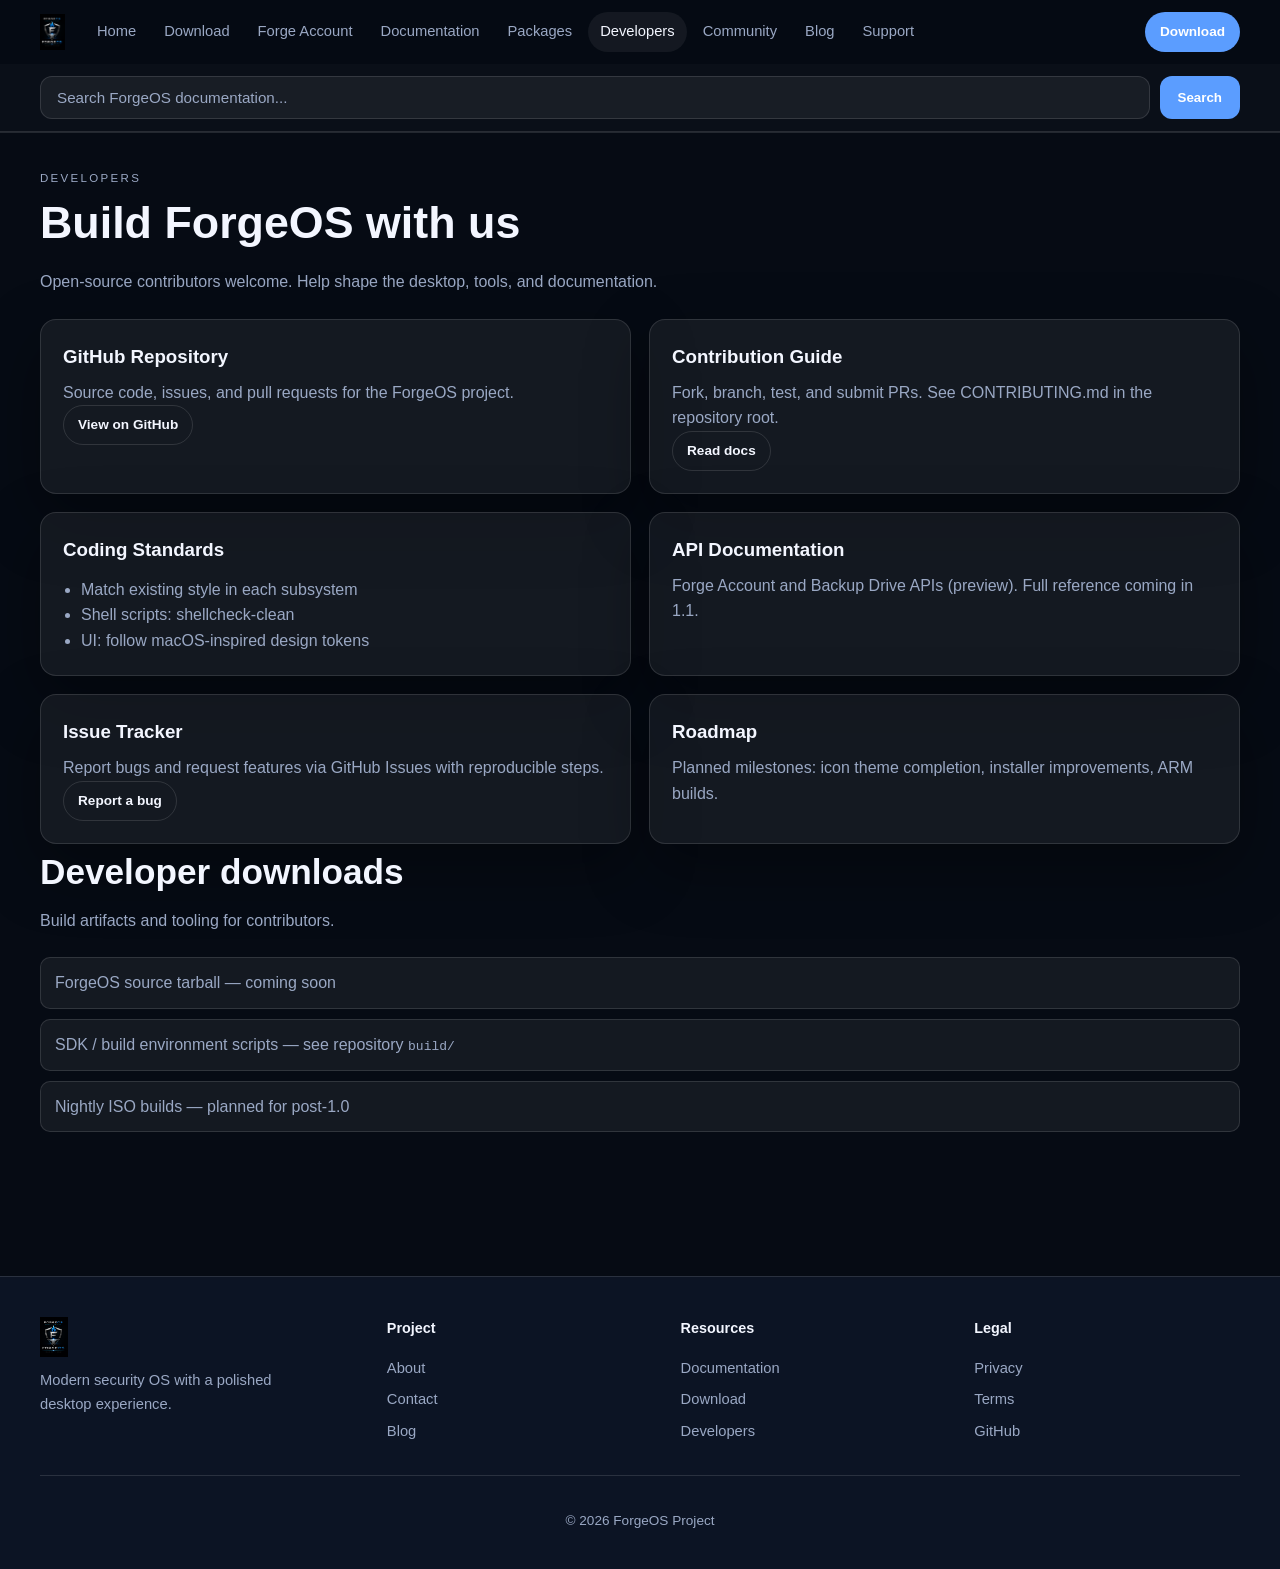
<file: developers.html>
<!DOCTYPE html>
<html lang="en">
  <head>
    <meta charset="UTF-8" />
    <meta name="viewport" content="width=device-width, initial-scale=1.0" />
    <title>Developers | ForgeOS</title>
    <meta name="description" content="Contribute to ForgeOS — repository, coding standards, API docs, and developer downloads." />
    <link rel="icon" type="image/png" href="favicon.png" />
    <link rel="stylesheet" href="css/style.css" />
  </head>
  <body data-page="developers.html">
    <header class="site-header">
      <div class="container header-inner">
        <a class="brand" href="index.html">
          <img src="images/logo.png" alt="ForgeOS" class="brand-logo" />
        </a>
        <button class="menu-toggle" type="button" aria-label="Open menu">Menu</button>
        <nav class="main-nav" aria-label="Primary">
          <a href="index.html">Home</a>
          <a href="download.html">Download</a>
          <a href="account.html">Forge Account</a>
          <a href="documentation.html">Documentation</a>
          <a href="packages.html">Packages</a>
          <a href="developers.html">Developers</a>
          <a href="community.html">Community</a>
          <a href="blog.html">Blog</a>
          <a href="support.html">Support</a>
        </nav>
        <div class="header-actions">
          <a class="btn btn-primary btn-sm" href="download.html">Download</a>
        </div>
      </div>
      <div class="search-bar">
        <div class="container">
          <form class="search-form" role="search">
            <input type="search" placeholder="Search ForgeOS documentation..." aria-label="Search ForgeOS documentation" />
            <button type="submit">Search</button>
          </form>
        </div>
      </div>
    </header>

    <main class="page-main container">
      <div class="page-hero">
        <p class="eyebrow">Developers</p>
        <h1>Build ForgeOS with us</h1>
        <p>Open-source contributors welcome. Help shape the desktop, tools, and documentation.</p>
      </div>

      <div class="card-grid card-grid-2">
        <article class="card">
          <h3>GitHub Repository</h3>
          <p>Source code, issues, and pull requests for the ForgeOS project.</p>
          <a class="btn btn-secondary btn-sm" href="https://github.com/" target="_blank" rel="noopener">View on GitHub</a>
        </article>
        <article class="card">
          <h3>Contribution Guide</h3>
          <p>Fork, branch, test, and submit PRs. See CONTRIBUTING.md in the repository root.</p>
          <a class="btn btn-secondary btn-sm" href="documentation.html">Read docs</a>
        </article>
        <article class="card">
          <h3>Coding Standards</h3>
          <ul>
            <li>Match existing style in each subsystem</li>
            <li>Shell scripts: shellcheck-clean</li>
            <li>UI: follow macOS-inspired design tokens</li>
          </ul>
        </article>
        <article class="card">
          <h3>API Documentation</h3>
          <p>Forge Account and Backup Drive APIs (preview). Full reference coming in 1.1.</p>
        </article>
        <article class="card">
          <h3>Issue Tracker</h3>
          <p>Report bugs and request features via GitHub Issues with reproducible steps.</p>
          <a class="btn btn-secondary btn-sm" href="support.html">Report a bug</a>
        </article>
        <article class="card">
          <h3>Roadmap</h3>
          <p>Planned milestones: icon theme completion, installer improvements, ARM builds.</p>
        </article>
      </div>

      <section class="section">
        <div class="section-header">
          <h2>Developer downloads</h2>
          <p>Build artifacts and tooling for contributors.</p>
        </div>
        <ul class="mirror-list">
          <li>ForgeOS source tarball — coming soon</li>
          <li>SDK / build environment scripts — see repository <code>build/</code></li>
          <li>Nightly ISO builds — planned for post-1.0</li>
        </ul>
      </section>
    </main>

    <footer class="site-footer">
      <div class="container footer-grid">
        <div class="footer-brand">
          <img src="images/logo.png" alt="ForgeOS" />
          <p>Modern security OS with a polished desktop experience.</p>
        </div>
        <div class="footer-col">
          <h4>Project</h4>
          <a href="index.html">About</a>
          <a href="support.html">Contact</a>
          <a href="blog.html">Blog</a>
        </div>
        <div class="footer-col">
          <h4>Resources</h4>
          <a href="documentation.html">Documentation</a>
          <a href="download.html">Download</a>
          <a href="developers.html">Developers</a>
        </div>
        <div class="footer-col">
          <h4>Legal</h4>
          <a href="support.html">Privacy</a>
          <a href="support.html">Terms</a>
          <a href="https://github.com/" target="_blank" rel="noopener">GitHub</a>
        </div>
      </div>
      <div class="container footer-bottom">
        <p>© 2026 ForgeOS Project</p>
      </div>
    </footer>

    <script src="js/main.js"></script>
  </body>
</html>
</file>
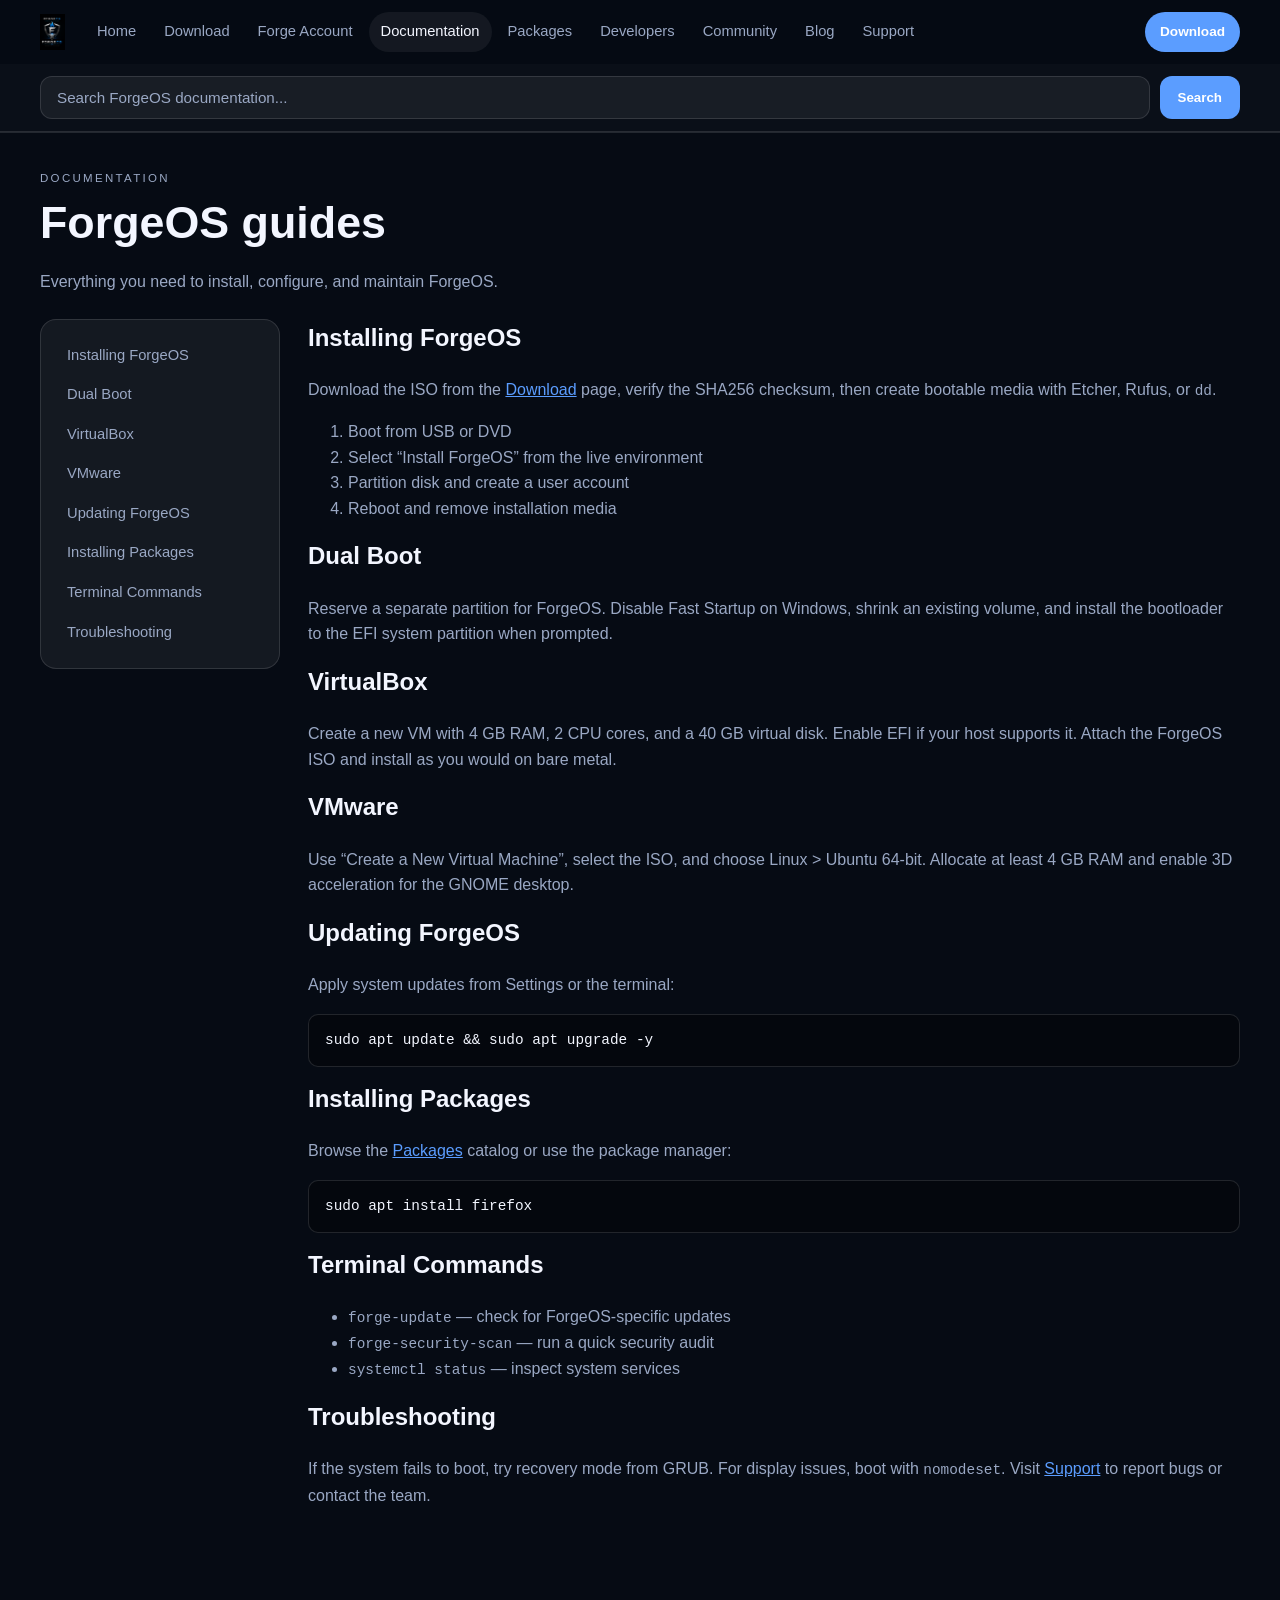
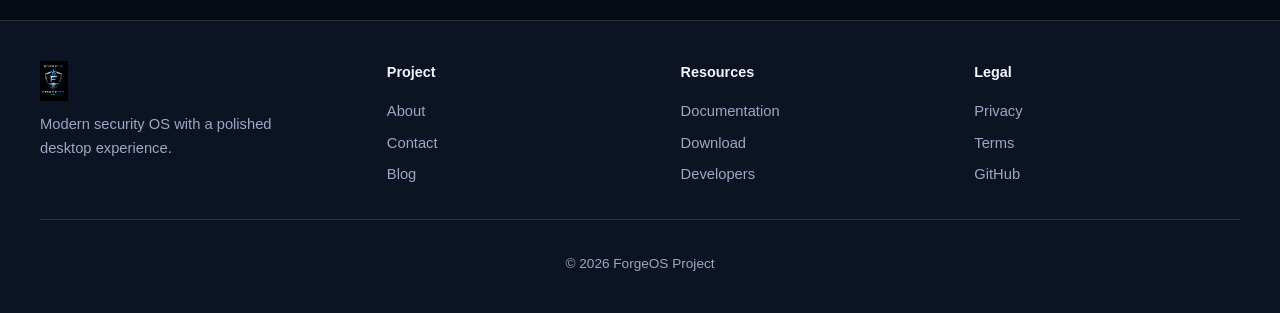
<file: documentation.html>
<!DOCTYPE html>
<html lang="en">
  <head>
    <meta charset="UTF-8" />
    <meta name="viewport" content="width=device-width, initial-scale=1.0" />
    <title>Documentation | ForgeOS</title>
    <meta name="description" content="ForgeOS documentation — installation, dual boot, virtualization, packages, and troubleshooting." />
    <link rel="icon" type="image/png" href="favicon.png" />
    <link rel="stylesheet" href="css/style.css" />
  </head>
  <body data-page="documentation.html">
    <header class="site-header">
      <div class="container header-inner">
        <a class="brand" href="index.html">
          <img src="images/logo.png" alt="ForgeOS" class="brand-logo" />
        </a>
        <button class="menu-toggle" type="button" aria-label="Open menu">Menu</button>
        <nav class="main-nav" aria-label="Primary">
          <a href="index.html">Home</a>
          <a href="download.html">Download</a>
          <a href="account.html">Forge Account</a>
          <a href="documentation.html">Documentation</a>
          <a href="packages.html">Packages</a>
          <a href="developers.html">Developers</a>
          <a href="community.html">Community</a>
          <a href="blog.html">Blog</a>
          <a href="support.html">Support</a>
        </nav>
        <div class="header-actions">
          <a class="btn btn-primary btn-sm" href="download.html">Download</a>
        </div>
      </div>
      <div class="search-bar">
        <div class="container">
          <form class="search-form" role="search">
            <input type="search" placeholder="Search ForgeOS documentation..." aria-label="Search ForgeOS documentation" />
            <button type="submit">Search</button>
          </form>
        </div>
      </div>
    </header>

    <main class="page-main container">
      <div class="page-hero">
        <p class="eyebrow">Documentation</p>
        <h1>ForgeOS guides</h1>
        <p>Everything you need to install, configure, and maintain ForgeOS.</p>
      </div>

      <div class="doc-layout">
        <aside class="doc-sidebar" aria-label="Documentation sections">
          <a href="#installing">Installing ForgeOS</a>
          <a href="#dual-boot">Dual Boot</a>
          <a href="#virtualbox">VirtualBox</a>
          <a href="#vmware">VMware</a>
          <a href="#updating">Updating ForgeOS</a>
          <a href="#packages">Installing Packages</a>
          <a href="#terminal">Terminal Commands</a>
          <a href="#troubleshooting">Troubleshooting</a>
        </aside>

        <article class="doc-content">
          <section id="installing" data-doc-section>
            <h2>Installing ForgeOS</h2>
            <p>
              Download the ISO from the <a href="download.html">Download</a> page, verify the SHA256
              checksum, then create bootable media with Etcher, Rufus, or <code>dd</code>.
            </p>
            <ol>
              <li>Boot from USB or DVD</li>
              <li>Select “Install ForgeOS” from the live environment</li>
              <li>Partition disk and create a user account</li>
              <li>Reboot and remove installation media</li>
            </ol>
          </section>

          <section id="dual-boot" data-doc-section>
            <h2>Dual Boot</h2>
            <p>
              Reserve a separate partition for ForgeOS. Disable Fast Startup on Windows, shrink an
              existing volume, and install the bootloader to the EFI system partition when prompted.
            </p>
          </section>

          <section id="virtualbox" data-doc-section>
            <h2>VirtualBox</h2>
            <p>
              Create a new VM with 4 GB RAM, 2 CPU cores, and a 40 GB virtual disk. Enable EFI if
              your host supports it. Attach the ForgeOS ISO and install as you would on bare metal.
            </p>
          </section>

          <section id="vmware" data-doc-section>
            <h2>VMware</h2>
            <p>
              Use “Create a New Virtual Machine”, select the ISO, and choose Linux &gt; Ubuntu 64-bit.
              Allocate at least 4 GB RAM and enable 3D acceleration for the GNOME desktop.
            </p>
          </section>

          <section id="updating" data-doc-section>
            <h2>Updating ForgeOS</h2>
            <p>Apply system updates from Settings or the terminal:</p>
            <pre><code>sudo apt update &amp;&amp; sudo apt upgrade -y</code></pre>
          </section>

          <section id="packages" data-doc-section>
            <h2>Installing Packages</h2>
            <p>
              Browse the <a href="packages.html">Packages</a> catalog or use the package manager:
            </p>
            <pre><code>sudo apt install firefox</code></pre>
          </section>

          <section id="terminal" data-doc-section>
            <h2>Terminal Commands</h2>
            <ul>
              <li><code>forge-update</code> — check for ForgeOS-specific updates</li>
              <li><code>forge-security-scan</code> — run a quick security audit</li>
              <li><code>systemctl status</code> — inspect system services</li>
            </ul>
          </section>

          <section id="troubleshooting" data-doc-section>
            <h2>Troubleshooting</h2>
            <p>
              If the system fails to boot, try recovery mode from GRUB. For display issues, boot
              with <code>nomodeset</code>. Visit <a href="support.html">Support</a> to report bugs or
              contact the team.
            </p>
          </section>
        </article>
      </div>
    </main>

    <footer class="site-footer">
      <div class="container footer-grid">
        <div class="footer-brand">
          <img src="images/logo.png" alt="ForgeOS" />
          <p>Modern security OS with a polished desktop experience.</p>
        </div>
        <div class="footer-col">
          <h4>Project</h4>
          <a href="index.html">About</a>
          <a href="support.html">Contact</a>
          <a href="blog.html">Blog</a>
        </div>
        <div class="footer-col">
          <h4>Resources</h4>
          <a href="documentation.html">Documentation</a>
          <a href="download.html">Download</a>
          <a href="developers.html">Developers</a>
        </div>
        <div class="footer-col">
          <h4>Legal</h4>
          <a href="support.html">Privacy</a>
          <a href="support.html">Terms</a>
          <a href="https://github.com/" target="_blank" rel="noopener">GitHub</a>
        </div>
      </div>
      <div class="container footer-bottom">
        <p>© 2026 ForgeOS Project</p>
      </div>
    </footer>

    <script src="js/main.js"></script>
  </body>
</html>
</file>
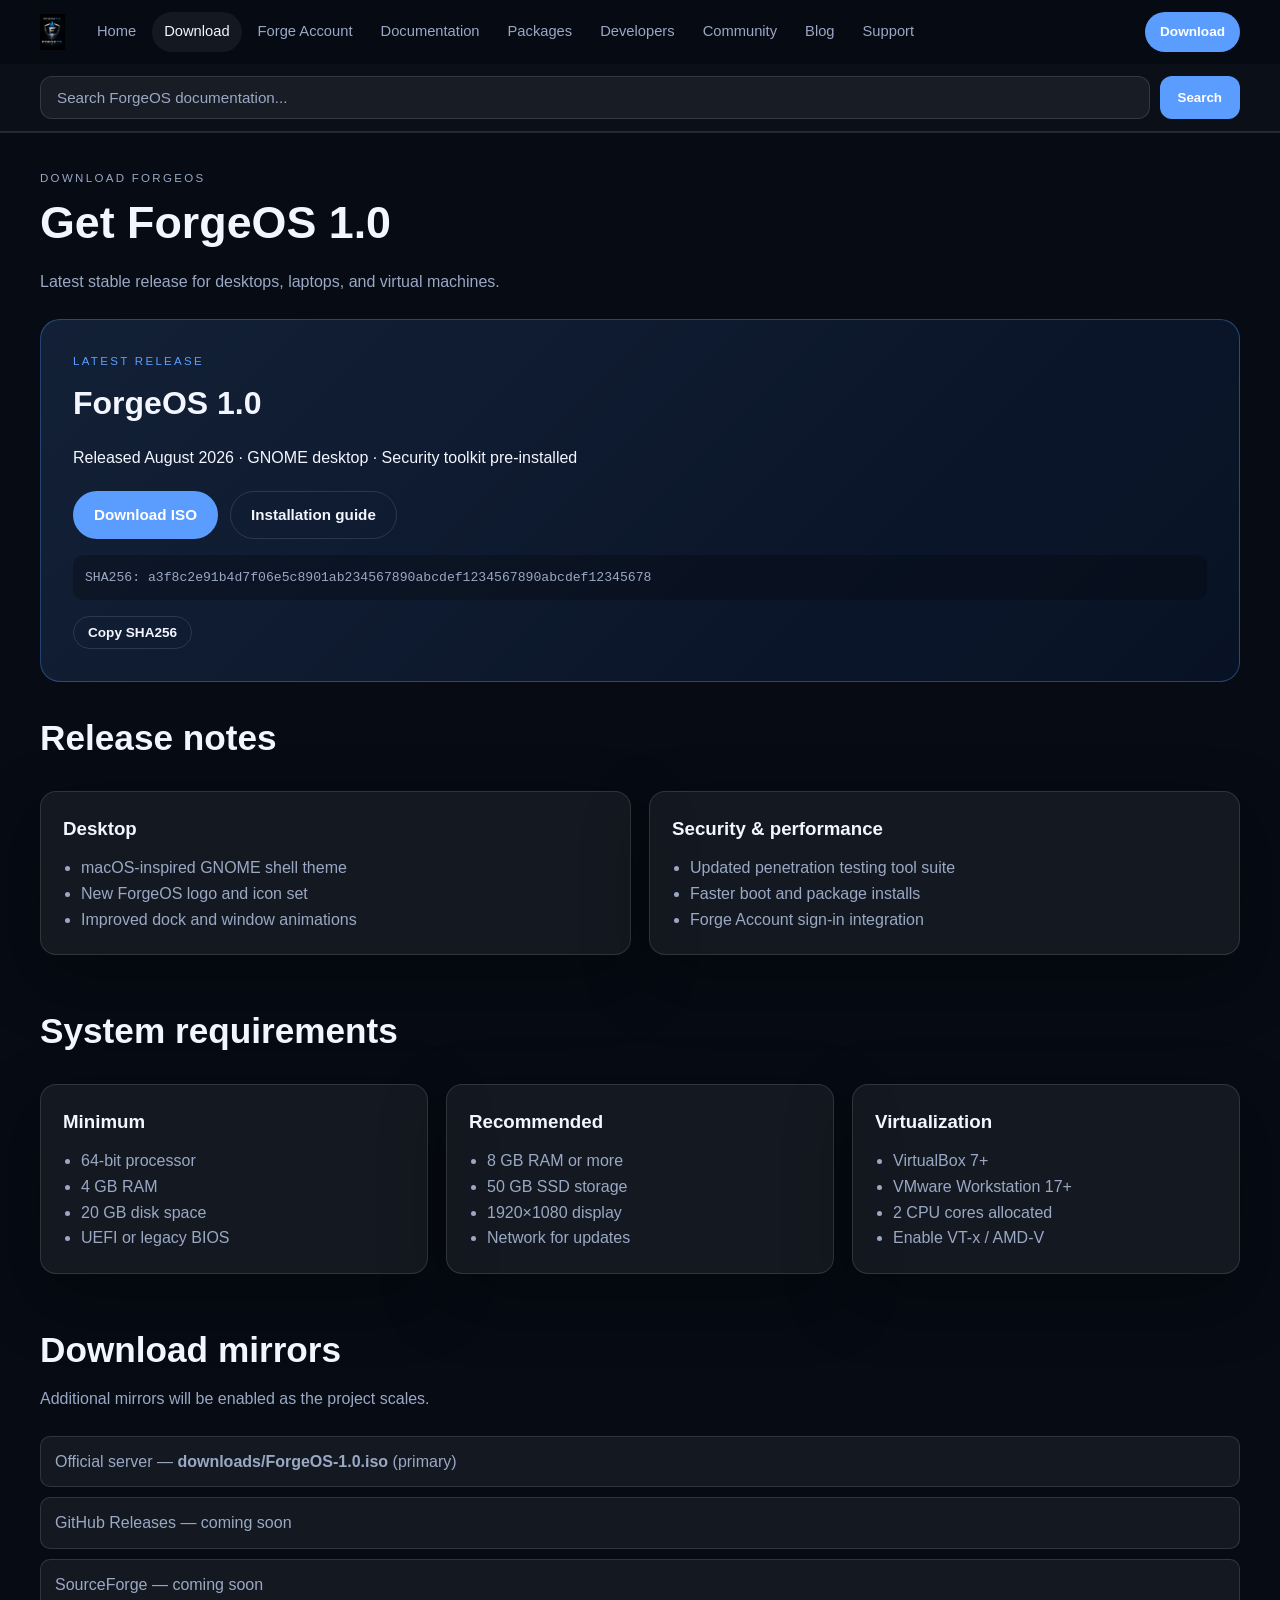
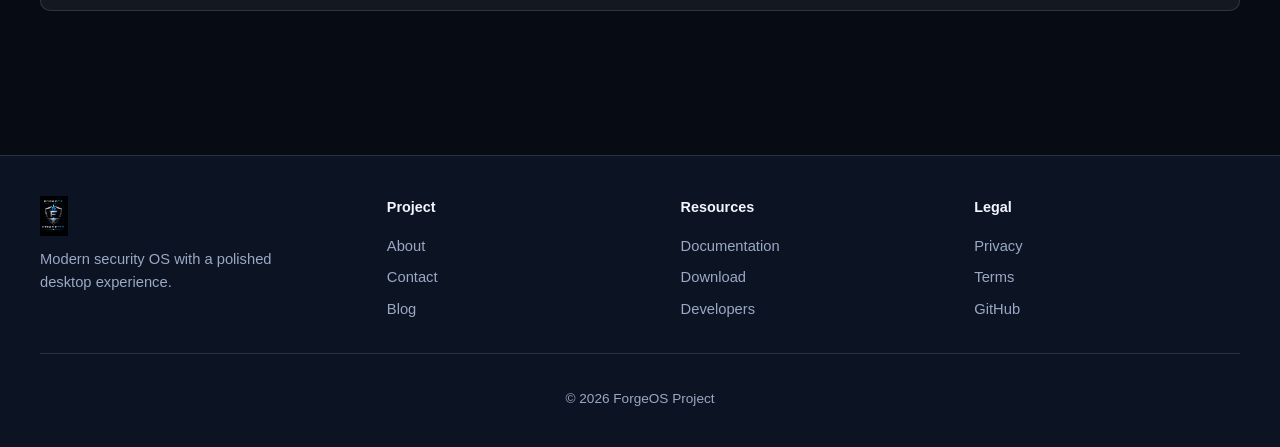
<file: download.html>
<!DOCTYPE html>
<html lang="en">
  <head>
    <meta charset="UTF-8" />
    <meta name="viewport" content="width=device-width, initial-scale=1.0" />
    <title>Download ForgeOS | ForgeOS</title>
    <meta name="description" content="Download ForgeOS 1.0 ISO, verify checksums, and review system requirements." />
    <link rel="icon" type="image/png" href="favicon.png" />
    <link rel="stylesheet" href="css/style.css" />
  </head>
  <body data-page="download.html">
    <header class="site-header">
      <div class="container header-inner">
        <a class="brand" href="index.html">
          <img src="images/logo.png" alt="ForgeOS" class="brand-logo" />
        </a>
        <button class="menu-toggle" type="button" aria-label="Open menu">Menu</button>
        <nav class="main-nav" aria-label="Primary">
          <a href="index.html">Home</a>
          <a href="download.html">Download</a>
          <a href="account.html">Forge Account</a>
          <a href="documentation.html">Documentation</a>
          <a href="packages.html">Packages</a>
          <a href="developers.html">Developers</a>
          <a href="community.html">Community</a>
          <a href="blog.html">Blog</a>
          <a href="support.html">Support</a>
        </nav>
        <div class="header-actions">
          <a class="btn btn-primary btn-sm" href="download.html">Download</a>
        </div>
      </div>
      <div class="search-bar">
        <div class="container">
          <form class="search-form" role="search">
            <input type="search" placeholder="Search ForgeOS documentation..." aria-label="Search ForgeOS documentation" />
            <button type="submit">Search</button>
          </form>
        </div>
      </div>
    </header>

    <main class="page-main container">
      <div class="page-hero">
        <p class="eyebrow">Download ForgeOS</p>
        <h1>Get ForgeOS 1.0</h1>
        <p>Latest stable release for desktops, laptops, and virtual machines.</p>
      </div>

      <section class="release-card">
        <p class="eyebrow">Latest release</p>
        <h1>ForgeOS 1.0</h1>
        <p>Released August 2026 · GNOME desktop · Security toolkit pre-installed</p>
        <div class="hero-actions" style="margin-top: 20px">
          <a class="btn btn-primary" href="downloads/ForgeOS-1.0.iso" download>Download ISO</a>
          <a class="btn btn-secondary" href="documentation.html#installing">Installation guide</a>
        </div>
        <p class="checksum" id="iso-checksum">
          SHA256: a3f8c2e91b4d7f06e5c8901ab234567890abcdef1234567890abcdef12345678
        </p>
        <button class="btn btn-secondary btn-sm" type="button" id="copy-checksum">Copy SHA256</button>
      </section>

      <section class="section">
        <div class="section-header">
          <h2>Release notes</h2>
        </div>
        <div class="card-grid card-grid-2">
          <article class="card">
            <h3>Desktop</h3>
            <ul>
              <li>macOS-inspired GNOME shell theme</li>
              <li>New ForgeOS logo and icon set</li>
              <li>Improved dock and window animations</li>
            </ul>
          </article>
          <article class="card">
            <h3>Security &amp; performance</h3>
            <ul>
              <li>Updated penetration testing tool suite</li>
              <li>Faster boot and package installs</li>
              <li>Forge Account sign-in integration</li>
            </ul>
          </article>
        </div>
      </section>

      <section class="section">
        <div class="section-header">
          <h2>System requirements</h2>
        </div>
        <div class="card-grid card-grid-3">
          <article class="card">
            <h3>Minimum</h3>
            <ul>
              <li>64-bit processor</li>
              <li>4 GB RAM</li>
              <li>20 GB disk space</li>
              <li>UEFI or legacy BIOS</li>
            </ul>
          </article>
          <article class="card">
            <h3>Recommended</h3>
            <ul>
              <li>8 GB RAM or more</li>
              <li>50 GB SSD storage</li>
              <li>1920×1080 display</li>
              <li>Network for updates</li>
            </ul>
          </article>
          <article class="card">
            <h3>Virtualization</h3>
            <ul>
              <li>VirtualBox 7+</li>
              <li>VMware Workstation 17+</li>
              <li>2 CPU cores allocated</li>
              <li>Enable VT-x / AMD-V</li>
            </ul>
          </article>
        </div>
      </section>

      <section class="section">
        <div class="section-header">
          <h2>Download mirrors</h2>
          <p>Additional mirrors will be enabled as the project scales.</p>
        </div>
        <ul class="mirror-list">
          <li>Official server — <strong>downloads/ForgeOS-1.0.iso</strong> (primary)</li>
          <li>GitHub Releases — coming soon</li>
          <li>SourceForge — coming soon</li>
        </ul>
      </section>
    </main>

    <footer class="site-footer">
      <div class="container footer-grid">
        <div class="footer-brand">
          <img src="images/logo.png" alt="ForgeOS" />
          <p>Modern security OS with a polished desktop experience.</p>
        </div>
        <div class="footer-col">
          <h4>Project</h4>
          <a href="index.html">About</a>
          <a href="support.html">Contact</a>
          <a href="blog.html">Blog</a>
        </div>
        <div class="footer-col">
          <h4>Resources</h4>
          <a href="documentation.html">Documentation</a>
          <a href="download.html">Download</a>
          <a href="developers.html">Developers</a>
        </div>
        <div class="footer-col">
          <h4>Legal</h4>
          <a href="support.html">Privacy</a>
          <a href="support.html">Terms</a>
          <a href="https://github.com/" target="_blank" rel="noopener">GitHub</a>
        </div>
      </div>
      <div class="container footer-bottom">
        <p>© 2026 ForgeOS Project</p>
      </div>
    </footer>

    <script src="js/main.js"></script>
  </body>
</html>
</file>
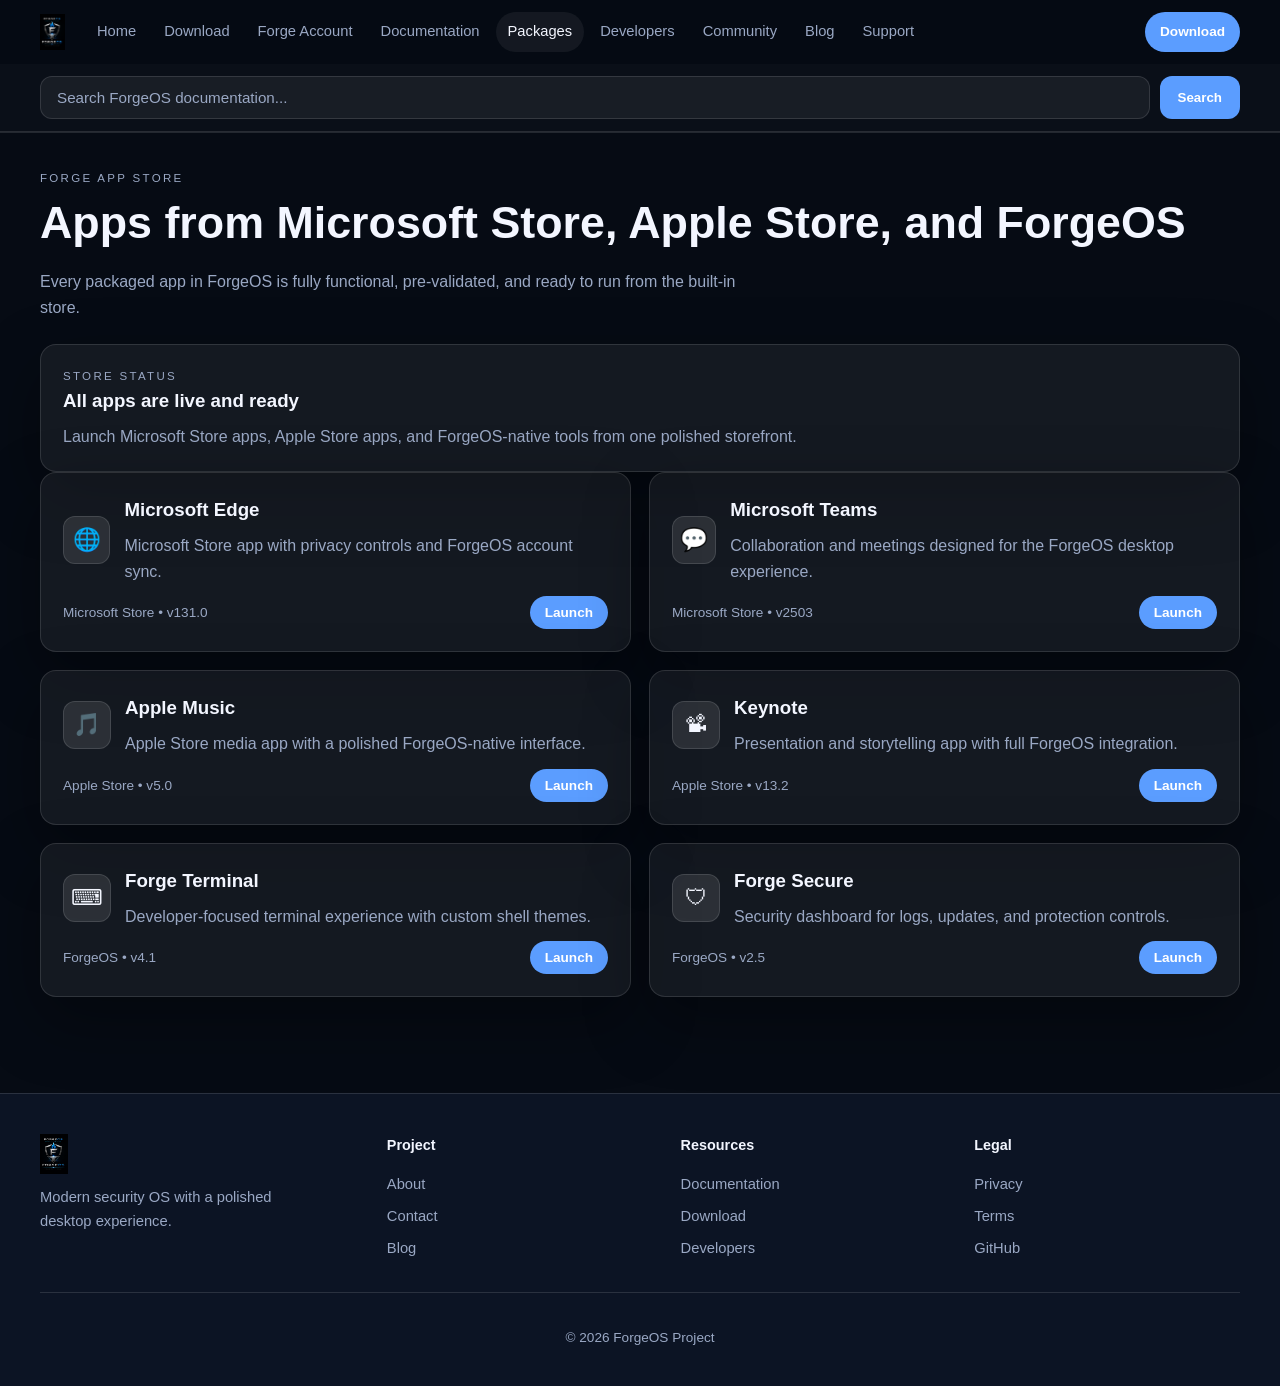
<file: packages.html>
<!DOCTYPE html>
<html lang="en">
  <head>
    <meta charset="UTF-8" />
    <meta name="viewport" content="width=device-width, initial-scale=1.0" />
    <title>Packages | ForgeOS</title>
    <meta name="description" content="Browse the ForgeOS package catalog — apps, tools, and runtimes with one-click install." />
    <link rel="icon" type="image/png" href="favicon.png" />
    <link rel="stylesheet" href="css/style.css" />
  </head>
  <body data-page="packages.html">
    <header class="site-header">
      <div class="container header-inner">
        <a class="brand" href="index.html">
          <img src="images/logo.png" alt="ForgeOS" class="brand-logo" />
        </a>
        <button class="menu-toggle" type="button" aria-label="Open menu">Menu</button>
        <nav class="main-nav" aria-label="Primary">
          <a href="index.html">Home</a>
          <a href="download.html">Download</a>
          <a href="account.html">Forge Account</a>
          <a href="documentation.html">Documentation</a>
          <a href="packages.html">Packages</a>
          <a href="developers.html">Developers</a>
          <a href="community.html">Community</a>
          <a href="blog.html">Blog</a>
          <a href="support.html">Support</a>
        </nav>
        <div class="header-actions">
          <a class="btn btn-primary btn-sm" href="download.html">Download</a>
        </div>
      </div>
      <div class="search-bar">
        <div class="container">
          <form class="search-form" role="search">
            <input type="search" placeholder="Search ForgeOS documentation..." aria-label="Search ForgeOS documentation" />
            <button type="submit">Search</button>
          </form>
        </div>
      </div>
    </header>

    <main class="page-main container">
      <div class="page-hero">
        <p class="eyebrow">Forge App Store</p>
        <h1>Apps from Microsoft Store, Apple Store, and ForgeOS</h1>
        <p>Every packaged app in ForgeOS is fully functional, pre-validated, and ready to run from the built-in store.</p>
      </div>

      <div class="card card-highlight">
        <p class="eyebrow">Store status</p>
        <h3>All apps are live and ready</h3>
        <p>Launch Microsoft Store apps, Apple Store apps, and ForgeOS-native tools from one polished storefront.</p>
      </div>

      <div class="card-grid card-grid-2">
        <article class="card package-card">
          <div class="package-header">
            <div class="package-icon" aria-hidden="true">🌐</div>
            <div>
              <h3>Microsoft Edge</h3>
              <p>Microsoft Store app with privacy controls and ForgeOS account sync.</p>
            </div>
          </div>
          <div class="package-meta">
            <span>Microsoft Store • v131.0</span>
            <button class="btn btn-primary btn-sm" type="button" data-install="edge">Launch</button>
          </div>
        </article>

        <article class="card package-card">
          <div class="package-header">
            <div class="package-icon" aria-hidden="true">💬</div>
            <div>
              <h3>Microsoft Teams</h3>
              <p>Collaboration and meetings designed for the ForgeOS desktop experience.</p>
            </div>
          </div>
          <div class="package-meta">
            <span>Microsoft Store • v2503</span>
            <button class="btn btn-primary btn-sm" type="button" data-install="teams">Launch</button>
          </div>
        </article>

        <article class="card package-card">
          <div class="package-header">
            <div class="package-icon" aria-hidden="true">🎵</div>
            <div>
              <h3>Apple Music</h3>
              <p>Apple Store media app with a polished ForgeOS-native interface.</p>
            </div>
          </div>
          <div class="package-meta">
            <span>Apple Store • v5.0</span>
            <button class="btn btn-primary btn-sm" type="button" data-install="apple-music">Launch</button>
          </div>
        </article>

        <article class="card package-card">
          <div class="package-header">
            <div class="package-icon" aria-hidden="true">📽</div>
            <div>
              <h3>Keynote</h3>
              <p>Presentation and storytelling app with full ForgeOS integration.</p>
            </div>
          </div>
          <div class="package-meta">
            <span>Apple Store • v13.2</span>
            <button class="btn btn-primary btn-sm" type="button" data-install="keynote">Launch</button>
          </div>
        </article>

        <article class="card package-card">
          <div class="package-header">
            <div class="package-icon" aria-hidden="true">⌨</div>
            <div>
              <h3>Forge Terminal</h3>
              <p>Developer-focused terminal experience with custom shell themes.</p>
            </div>
          </div>
          <div class="package-meta">
            <span>ForgeOS • v4.1</span>
            <button class="btn btn-primary btn-sm" type="button" data-install="forge-terminal">Launch</button>
          </div>
        </article>

        <article class="card package-card">
          <div class="package-header">
            <div class="package-icon" aria-hidden="true">🛡</div>
            <div>
              <h3>Forge Secure</h3>
              <p>Security dashboard for logs, updates, and protection controls.</p>
            </div>
          </div>
          <div class="package-meta">
            <span>ForgeOS • v2.5</span>
            <button class="btn btn-primary btn-sm" type="button" data-install="forge-secure">Launch</button>
          </div>
        </article>
      </div>
    </main>

    <footer class="site-footer">
      <div class="container footer-grid">
        <div class="footer-brand">
          <img src="images/logo.png" alt="ForgeOS" />
          <p>Modern security OS with a polished desktop experience.</p>
        </div>
        <div class="footer-col">
          <h4>Project</h4>
          <a href="index.html">About</a>
          <a href="support.html">Contact</a>
          <a href="blog.html">Blog</a>
        </div>
        <div class="footer-col">
          <h4>Resources</h4>
          <a href="documentation.html">Documentation</a>
          <a href="download.html">Download</a>
          <a href="developers.html">Developers</a>
        </div>
        <div class="footer-col">
          <h4>Legal</h4>
          <a href="support.html">Privacy</a>
          <a href="support.html">Terms</a>
          <a href="https://github.com/" target="_blank" rel="noopener">GitHub</a>
        </div>
      </div>
      <div class="container footer-bottom">
        <p>© 2026 ForgeOS Project</p>
      </div>
    </footer>

    <script src="js/main.js"></script>
  </body>
</html>
</file>
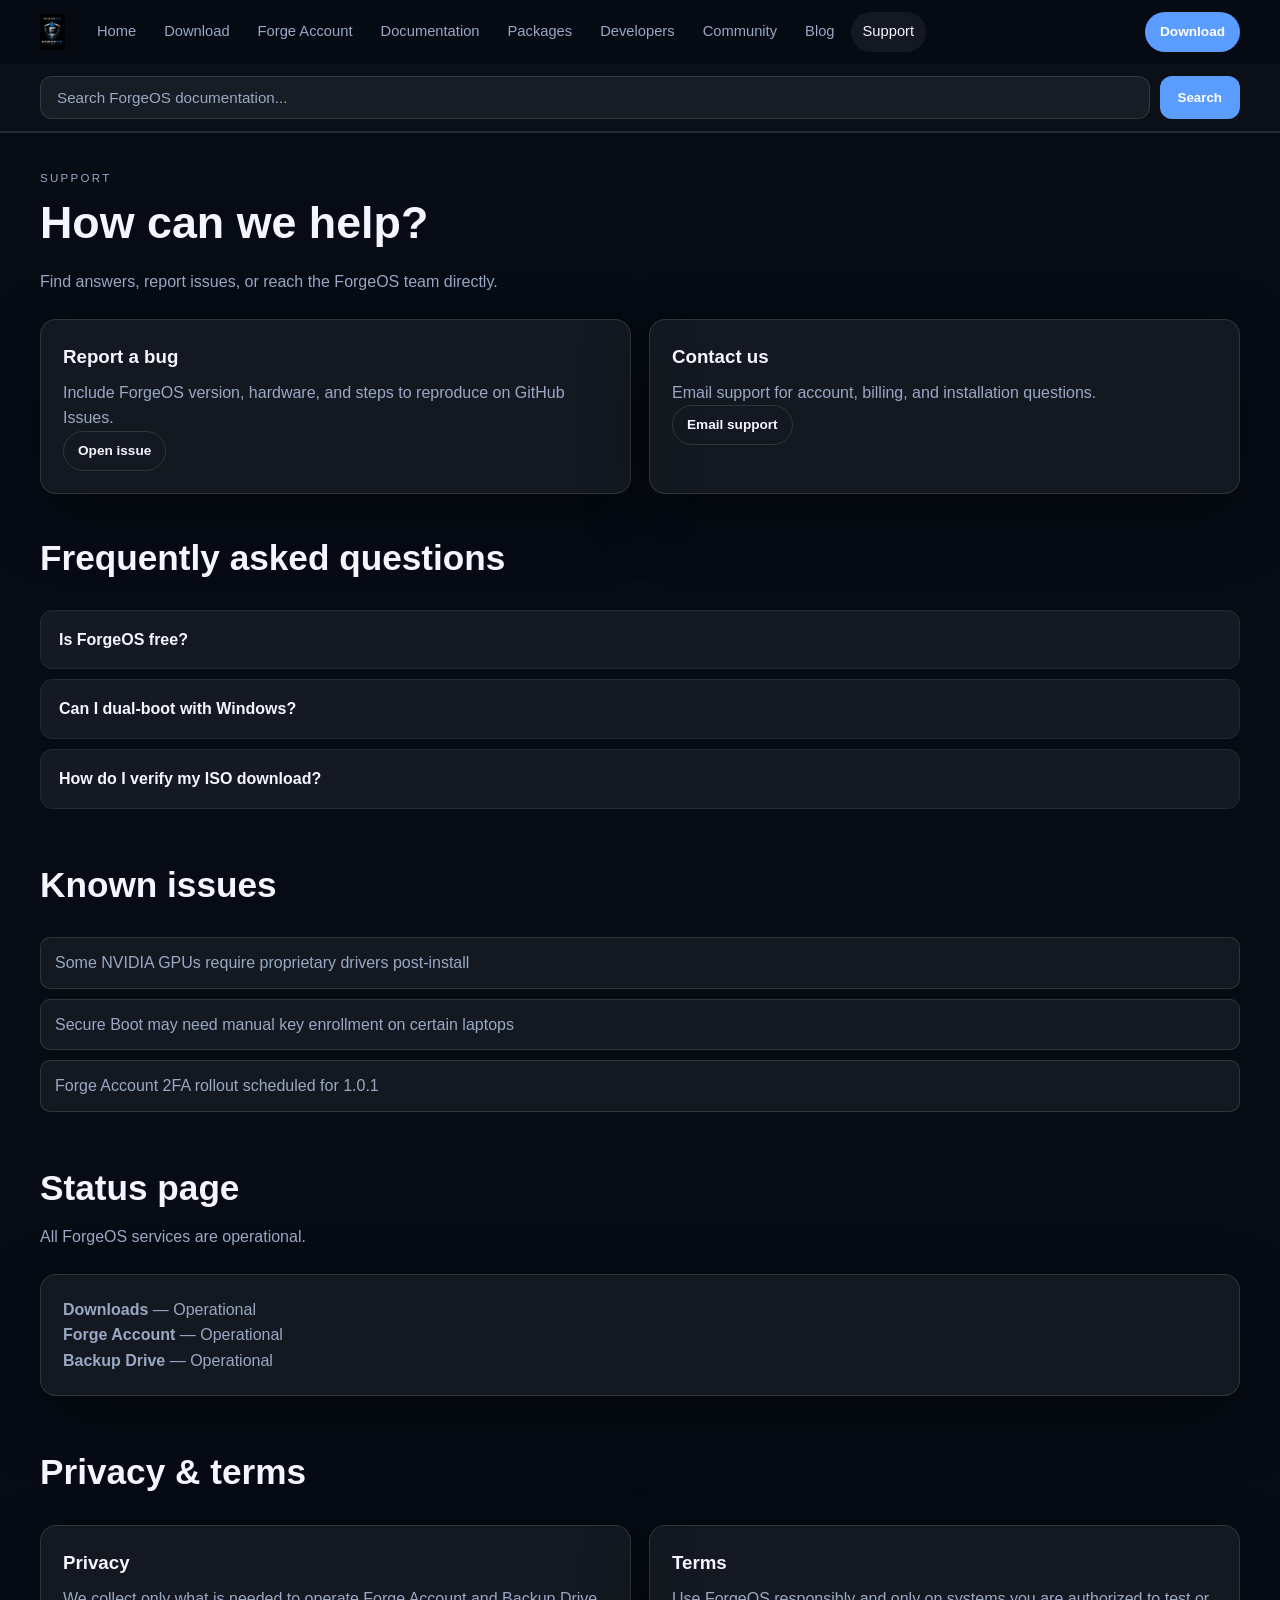
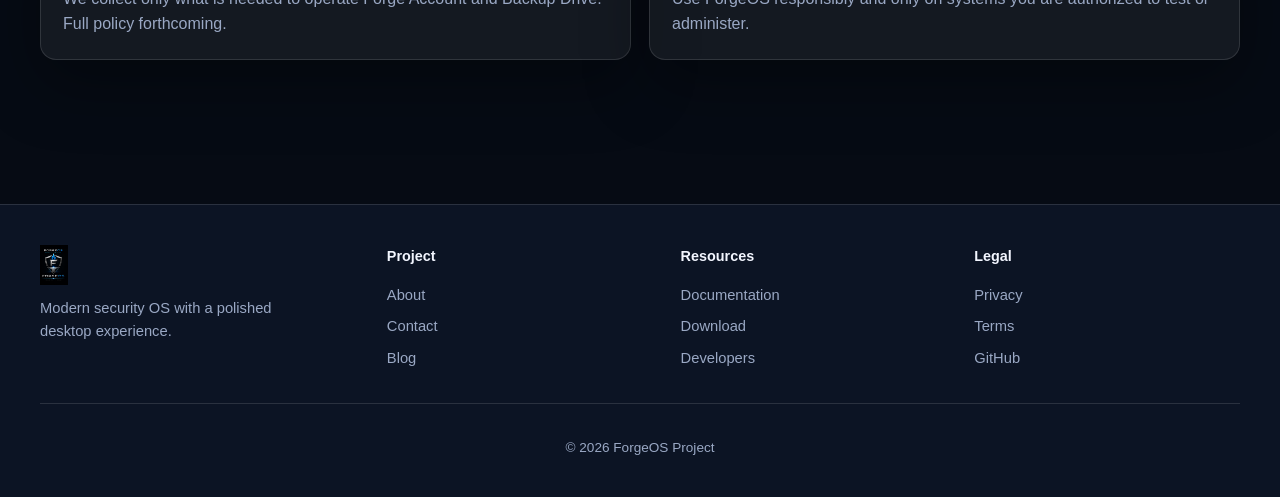
<file: support.html>
<!DOCTYPE html>
<html lang="en">
  <head>
    <meta charset="UTF-8" />
    <meta name="viewport" content="width=device-width, initial-scale=1.0" />
    <title>Support | ForgeOS</title>
    <meta name="description" content="ForgeOS support — FAQ, bug reports, contact, known issues, and status." />
    <link rel="icon" type="image/png" href="favicon.png" />
    <link rel="stylesheet" href="css/style.css" />
  </head>
  <body data-page="support.html">
    <header class="site-header">
      <div class="container header-inner">
        <a class="brand" href="index.html">
          <img src="images/logo.png" alt="ForgeOS" class="brand-logo" />
        </a>
        <button class="menu-toggle" type="button" aria-label="Open menu">Menu</button>
        <nav class="main-nav" aria-label="Primary">
          <a href="index.html">Home</a>
          <a href="download.html">Download</a>
          <a href="account.html">Forge Account</a>
          <a href="documentation.html">Documentation</a>
          <a href="packages.html">Packages</a>
          <a href="developers.html">Developers</a>
          <a href="community.html">Community</a>
          <a href="blog.html">Blog</a>
          <a href="support.html">Support</a>
        </nav>
        <div class="header-actions">
          <a class="btn btn-primary btn-sm" href="download.html">Download</a>
        </div>
      </div>
      <div class="search-bar">
        <div class="container">
          <form class="search-form" role="search">
            <input type="search" placeholder="Search ForgeOS documentation..." aria-label="Search ForgeOS documentation" />
            <button type="submit">Search</button>
          </form>
        </div>
      </div>
    </header>

    <main class="page-main container">
      <div class="page-hero">
        <p class="eyebrow">Support</p>
        <h1>How can we help?</h1>
        <p>Find answers, report issues, or reach the ForgeOS team directly.</p>
      </div>

      <div class="card-grid card-grid-2" style="margin-bottom: 36px">
        <article class="card">
          <h3>Report a bug</h3>
          <p>Include ForgeOS version, hardware, and steps to reproduce on GitHub Issues.</p>
          <a class="btn btn-secondary btn-sm" href="https://github.com/" target="_blank" rel="noopener">Open issue</a>
        </article>
        <article class="card">
          <h3>Contact us</h3>
          <p>Email support for account, billing, and installation questions.</p>
          <a class="btn btn-secondary btn-sm" href="mailto:support@forgeos.dev">Email support</a>
        </article>
      </div>

      <section class="section">
        <div class="section-header">
          <h2>Frequently asked questions</h2>
        </div>
        <div class="faq-item">
          <button class="faq-question" type="button">Is ForgeOS free?</button>
          <div class="faq-answer">
            <p>Yes. ForgeOS is free and open source. Forge Account includes 50 GB backup storage at no cost.</p>
          </div>
        </div>
        <div class="faq-item">
          <button class="faq-question" type="button">Can I dual-boot with Windows?</button>
          <div class="faq-answer">
            <p>Yes. See the <a href="documentation.html#dual-boot">Dual Boot</a> guide for partitioning steps.</p>
          </div>
        </div>
        <div class="faq-item">
          <button class="faq-question" type="button">How do I verify my ISO download?</button>
          <div class="faq-answer">
            <p>Compare the SHA256 checksum on the <a href="download.html">Download</a> page with your local file.</p>
          </div>
        </div>
      </section>

      <section class="section">
        <div class="section-header">
          <h2>Known issues</h2>
        </div>
        <ul class="mirror-list">
          <li>Some NVIDIA GPUs require proprietary drivers post-install</li>
          <li>Secure Boot may need manual key enrollment on certain laptops</li>
          <li>Forge Account 2FA rollout scheduled for 1.0.1</li>
        </ul>
      </section>

      <section class="section">
        <div class="section-header">
          <h2>Status page</h2>
          <p>All ForgeOS services are operational.</p>
        </div>
        <article class="card">
          <p><strong>Downloads</strong> — Operational</p>
          <p><strong>Forge Account</strong> — Operational</p>
          <p><strong>Backup Drive</strong> — Operational</p>
        </article>
      </section>

      <section class="section">
        <div class="section-header">
          <h2>Privacy &amp; terms</h2>
        </div>
        <div class="card-grid card-grid-2">
          <article class="card">
            <h3>Privacy</h3>
            <p>We collect only what is needed to operate Forge Account and Backup Drive. Full policy forthcoming.</p>
          </article>
          <article class="card">
            <h3>Terms</h3>
            <p>Use ForgeOS responsibly and only on systems you are authorized to test or administer.</p>
          </article>
        </div>
      </section>
    </main>

    <footer class="site-footer">
      <div class="container footer-grid">
        <div class="footer-brand">
          <img src="images/logo.png" alt="ForgeOS" />
          <p>Modern security OS with a polished desktop experience.</p>
        </div>
        <div class="footer-col">
          <h4>Project</h4>
          <a href="index.html">About</a>
          <a href="support.html">Contact</a>
          <a href="blog.html">Blog</a>
        </div>
        <div class="footer-col">
          <h4>Resources</h4>
          <a href="documentation.html">Documentation</a>
          <a href="download.html">Download</a>
          <a href="developers.html">Developers</a>
        </div>
        <div class="footer-col">
          <h4>Legal</h4>
          <a href="support.html">Privacy</a>
          <a href="support.html">Terms</a>
          <a href="https://github.com/" target="_blank" rel="noopener">GitHub</a>
        </div>
      </div>
      <div class="container footer-bottom">
        <p>© 2026 ForgeOS Project</p>
      </div>
    </footer>

    <script src="js/main.js"></script>
  </body>
</html>
</file>
<file: css/style.css>
:root {
  color-scheme: dark;
  --bg: #060b14;
  --bg-elevated: #0c1424;
  --surface: rgba(255, 255, 255, 0.06);
  --surface-strong: rgba(255, 255, 255, 0.1);
  --text: #f3f6ff;
  --muted: #9aa8c4;
  --accent: #5b9dff;
  --accent-strong: #2563eb;
  --accent-glow: rgba(91, 157, 255, 0.35);
  --border: rgba(255, 255, 255, 0.12);
  --shadow: 0 24px 64px rgba(0, 0, 0, 0.35);
  --radius: 16px;
  --nav-height: 64px;
}

*,
*::before,
*::after {
  box-sizing: border-box;
}

body {
  margin: 0;
  font-family: "Segoe UI", "SF Pro Display", Roboto, sans-serif;
  background: var(--bg);
  color: var(--text);
  line-height: 1.6;
  min-height: 100vh;
}

img {
  max-width: 100%;
  display: block;
}

a {
  color: inherit;
}

.container {
  width: min(1200px, calc(100% - 32px));
  margin: 0 auto;
}

/* Header */
.site-header {
  position: sticky;
  top: 0;
  z-index: 100;
  background: rgba(6, 11, 20, 0.88);
  backdrop-filter: blur(16px);
  border-bottom: 1px solid var(--border);
}

.header-inner {
  display: flex;
  align-items: center;
  gap: 20px;
  min-height: var(--nav-height);
}

.brand {
  display: inline-flex;
  align-items: center;
  text-decoration: none;
  flex-shrink: 0;
}

.brand-logo {
  height: 36px;
  width: auto;
}

.main-nav {
  display: flex;
  flex-wrap: wrap;
  align-items: center;
  gap: 4px;
  flex: 1;
}

.main-nav a {
  text-decoration: none;
  color: var(--muted);
  font-size: 0.92rem;
  padding: 8px 12px;
  border-radius: 999px;
  transition: color 0.15s, background 0.15s;
}

.main-nav a:hover,
.main-nav a.active {
  color: var(--text);
  background: var(--surface);
}

.header-actions {
  display: flex;
  align-items: center;
  gap: 10px;
  margin-left: auto;
}

.menu-toggle {
  display: none;
  border: 1px solid var(--border);
  background: var(--surface);
  color: var(--text);
  border-radius: 10px;
  padding: 8px 12px;
  cursor: pointer;
}

/* Search */
.search-bar {
  border-bottom: 1px solid var(--border);
  background: rgba(255, 255, 255, 0.02);
  padding: 12px 0;
}

.search-form {
  display: flex;
  gap: 10px;
}

.search-form input {
  flex: 1;
  padding: 12px 16px;
  border-radius: 12px;
  border: 1px solid var(--border);
  background: var(--surface);
  color: var(--text);
  font-size: 0.95rem;
}

.search-form input::placeholder {
  color: var(--muted);
}

.search-form button {
  padding: 12px 18px;
  border-radius: 12px;
  border: 0;
  background: var(--accent);
  color: white;
  font-weight: 600;
  cursor: pointer;
}

/* Buttons */
.btn {
  display: inline-flex;
  align-items: center;
  justify-content: center;
  gap: 8px;
  text-decoration: none;
  border-radius: 999px;
  padding: 11px 20px;
  font-weight: 600;
  font-size: 0.95rem;
  border: 1px solid transparent;
  cursor: pointer;
  transition: transform 0.15s, background 0.15s;
}

.btn:hover {
  transform: translateY(-1px);
}

.btn-primary {
  background: var(--accent);
  color: white;
}

.btn-secondary {
  background: transparent;
  border-color: var(--border);
  color: var(--text);
}

.btn-sm {
  padding: 8px 14px;
  font-size: 0.85rem;
}

.btn.full {
  width: 100%;
}

/* Hero */
.hero {
  position: relative;
  overflow: hidden;
  border-radius: calc(var(--radius) + 8px);
  margin: 28px 0 40px;
  min-height: 420px;
  display: flex;
  align-items: center;
  background:
    linear-gradient(135deg, rgba(6, 11, 20, 0.82), rgba(12, 20, 36, 0.72)),
    url("../images/wallpaper.svg") center / cover no-repeat;
  border: 1px solid var(--border);
  box-shadow: var(--shadow);
}

.hero-content {
  padding: 48px;
  max-width: 640px;
}

.hero-logo {
  height: 72px;
  width: auto;
  margin-bottom: 20px;
}

.hero h1 {
  font-size: clamp(2.2rem, 5vw, 3.4rem);
  line-height: 1.1;
  margin: 0 0 12px;
}

.hero-tagline {
  display: flex;
  flex-wrap: wrap;
  gap: 10px 18px;
  margin: 0 0 24px;
  font-size: 1.15rem;
  color: var(--muted);
}

.hero-tagline span {
  color: var(--text);
  font-weight: 600;
}

.hero-text {
  color: var(--muted);
  margin: 0 0 24px;
  line-height: 1.65;
}

.hero-actions {
  display: flex;
  flex-wrap: wrap;
  gap: 12px;
}

/* Sections */
.page-main {
  padding-bottom: 48px;
}

.section {
  margin-bottom: 48px;
}

.section-header {
  margin-bottom: 24px;
}

.section-header h2 {
  margin: 0 0 8px;
  font-size: clamp(1.6rem, 3vw, 2.2rem);
}

.section-header p {
  margin: 0;
  color: var(--muted);
  max-width: 680px;
}

.eyebrow {
  text-transform: uppercase;
  letter-spacing: 0.2em;
  font-size: 0.72rem;
  color: var(--accent);
  margin: 0 0 8px;
}

/* Cards & grids */
.card-grid {
  display: grid;
  gap: 18px;
}

.card-grid-2 {
  grid-template-columns: repeat(2, minmax(0, 1fr));
}

.card-grid-3 {
  grid-template-columns: repeat(3, minmax(0, 1fr));
}

.card-grid-4 {
  grid-template-columns: repeat(4, minmax(0, 1fr));
}

.card {
  background: var(--surface);
  border: 1px solid var(--border);
  border-radius: var(--radius);
  padding: 22px;
  box-shadow: var(--shadow);
}

.card h3 {
  margin: 0 0 8px;
}

.card p {
  margin: 0;
  color: var(--muted);
}

.card ul {
  margin: 12px 0 0;
  padding-left: 18px;
  color: var(--muted);
}

.feature-list {
  list-style: none;
  padding: 0;
  margin: 0;
  display: grid;
  gap: 12px;
}

.feature-list li {
  display: flex;
  align-items: flex-start;
  gap: 10px;
  padding: 14px 16px;
  background: var(--surface);
  border: 1px solid var(--border);
  border-radius: 12px;
}

.feature-list li::before {
  content: "✓";
  color: var(--accent);
  font-weight: 700;
}

/* Screenshots */
.screenshot-grid {
  display: grid;
  grid-template-columns: repeat(3, minmax(0, 1fr));
  gap: 16px;
}

.screenshot {
  aspect-ratio: 16 / 10;
  border-radius: 12px;
  border: 1px solid var(--border);
  background: linear-gradient(145deg, #152238, #0a1220);
  overflow: hidden;
  position: relative;
}

.screenshot img {
  width: 100%;
  height: 100%;
  object-fit: cover;
}

.screenshot-placeholder {
  display: grid;
  place-items: center;
  height: 100%;
  color: var(--muted);
  font-size: 0.85rem;
  text-align: center;
  padding: 16px;
}

/* News / blog preview */
.news-list {
  display: grid;
  gap: 14px;
}

.news-item {
  display: flex;
  justify-content: space-between;
  align-items: center;
  gap: 16px;
  padding: 18px 20px;
  background: var(--surface);
  border: 1px solid var(--border);
  border-radius: 12px;
  text-decoration: none;
  transition: border-color 0.15s, transform 0.15s;
}

.news-item:hover {
  border-color: var(--accent);
  transform: translateY(-1px);
}

.news-item time {
  color: var(--muted);
  font-size: 0.85rem;
  white-space: nowrap;
}

/* Download page */
.release-card {
  background: linear-gradient(135deg, rgba(91, 157, 255, 0.15), rgba(37, 99, 235, 0.08));
  border: 1px solid rgba(91, 157, 255, 0.35);
  border-radius: calc(var(--radius) + 4px);
  padding: 32px;
  margin-bottom: 28px;
}

.release-card h1 {
  margin: 0 0 6px;
  font-size: 2rem;
}

.checksum {
  font-family: Consolas, "Courier New", monospace;
  font-size: 0.82rem;
  word-break: break-all;
  color: var(--muted);
  background: rgba(0, 0, 0, 0.25);
  padding: 12px;
  border-radius: 10px;
  margin: 16px 0;
}

.mirror-list {
  list-style: none;
  padding: 0;
  margin: 0;
  display: grid;
  gap: 10px;
}

.mirror-list li {
  padding: 12px 14px;
  background: var(--surface);
  border: 1px solid var(--border);
  border-radius: 10px;
  color: var(--muted);
}

/* Account */
.account-grid {
  display: grid;
  grid-template-columns: 1fr 1fr;
  gap: 24px;
  align-items: start;
}

.form-card label {
  display: grid;
  gap: 6px;
  margin-bottom: 12px;
  color: var(--muted);
  font-size: 0.92rem;
}

.form-card input,
.form-card select,
.form-card textarea {
  padding: 12px 14px;
  border-radius: 10px;
  border: 1px solid var(--border);
  background: rgba(255, 255, 255, 0.05);
  color: var(--text);
  font: inherit;
}

.form-card textarea {
  min-height: 100px;
  resize: vertical;
}

.account-actions {
  display: grid;
  gap: 10px;
}

.account-actions .btn {
  width: 100%;
}

/* Documentation */
.doc-layout {
  display: grid;
  grid-template-columns: 240px 1fr;
  gap: 28px;
  align-items: start;
}

.doc-sidebar {
  position: sticky;
  top: calc(var(--nav-height) + 80px);
  background: var(--surface);
  border: 1px solid var(--border);
  border-radius: var(--radius);
  padding: 16px;
}

.doc-sidebar a {
  display: block;
  padding: 8px 10px;
  border-radius: 8px;
  text-decoration: none;
  color: var(--muted);
  font-size: 0.92rem;
}

.doc-sidebar a:hover,
.doc-sidebar a.active {
  color: var(--text);
  background: rgba(255, 255, 255, 0.05);
}

.doc-content h2 {
  margin-top: 32px;
}

.doc-content h2:first-child {
  margin-top: 0;
}

.doc-content p,
.doc-content li {
  color: var(--muted);
}

.doc-content pre {
  background: rgba(0, 0, 0, 0.3);
  border: 1px solid var(--border);
  border-radius: 10px;
  padding: 14px 16px;
  overflow-x: auto;
}

.doc-content code {
  font-family: Consolas, "Courier New", monospace;
  font-size: 0.9em;
}

.doc-content a {
  color: var(--accent);
}

/* Packages */
.package-card {
  display: grid;
  gap: 12px;
}

.package-header {
  display: flex;
  align-items: center;
  gap: 14px;
}

.package-icon {
  width: 48px;
  height: 48px;
  border-radius: 12px;
  display: grid;
  place-items: center;
  font-size: 1.4rem;
  background: var(--surface-strong);
  border: 1px solid var(--border);
}

.package-meta {
  display: flex;
  justify-content: space-between;
  align-items: center;
  gap: 10px;
  font-size: 0.85rem;
  color: var(--muted);
}

/* Community */
.link-grid a {
  text-decoration: none;
}

.community-link {
  display: block;
  padding: 20px;
  background: var(--surface);
  border: 1px solid var(--border);
  border-radius: var(--radius);
  transition: border-color 0.15s;
}

.community-link:hover {
  border-color: var(--accent);
}

.community-link h3 {
  margin: 0 0 6px;
}

/* Support FAQ */
.faq-item {
  border: 1px solid var(--border);
  border-radius: 12px;
  margin-bottom: 10px;
  overflow: hidden;
}

.faq-question {
  width: 100%;
  text-align: left;
  padding: 16px 18px;
  background: var(--surface);
  border: 0;
  color: var(--text);
  font: inherit;
  font-weight: 600;
  cursor: pointer;
}

.faq-answer {
  padding: 0 18px 16px;
  color: var(--muted);
  display: none;
}

.faq-item.open .faq-answer {
  display: block;
}

/* Blog */
.blog-post {
  padding-bottom: 28px;
  margin-bottom: 28px;
  border-bottom: 1px solid var(--border);
}

.blog-post:last-child {
  border-bottom: 0;
  margin-bottom: 0;
}

.blog-post h2 {
  margin: 0 0 6px;
}

.blog-post time {
  color: var(--muted);
  font-size: 0.85rem;
}

.blog-post ul {
  color: var(--muted);
}

/* Footer */
.site-footer {
  border-top: 1px solid var(--border);
  background: var(--bg-elevated);
  padding: 40px 0 24px;
  margin-top: 48px;
}

.footer-grid {
  display: grid;
  grid-template-columns: 1.2fr repeat(3, 1fr);
  gap: 28px;
  margin-bottom: 28px;
}

.footer-brand img {
  height: 40px;
  margin-bottom: 12px;
}

.footer-brand p {
  color: var(--muted);
  margin: 0;
  max-width: 260px;
  font-size: 0.92rem;
}

.footer-col h4 {
  margin: 0 0 12px;
  font-size: 0.9rem;
}

.footer-col a {
  display: block;
  color: var(--muted);
  text-decoration: none;
  font-size: 0.92rem;
  padding: 4px 0;
}

.footer-col a:hover {
  color: var(--text);
}

.footer-bottom {
  padding-top: 20px;
  border-top: 1px solid var(--border);
  color: var(--muted);
  font-size: 0.85rem;
  text-align: center;
}

/* Page title (inner pages) */
.page-hero {
  padding: 36px 0 24px;
}

.page-hero h1 {
  margin: 0 0 10px;
  font-size: clamp(2rem, 4vw, 2.8rem);
}

.page-hero p {
  margin: 0;
  color: var(--muted);
  max-width: 720px;
}

.search-highlight {
  background: rgba(91, 157, 255, 0.2);
  border-radius: 4px;
  padding: 0 2px;
}

.no-results {
  color: var(--muted);
  padding: 16px;
  background: var(--surface);
  border-radius: 12px;
  border: 1px solid var(--border);
}

/* Responsive */
@media (max-width: 1024px) {
  .card-grid-4 {
    grid-template-columns: repeat(2, minmax(0, 1fr));
  }

  .doc-layout {
    grid-template-columns: 1fr;
  }

  .doc-sidebar {
    position: static;
  }

  .footer-grid {
    grid-template-columns: repeat(2, minmax(0, 1fr));
  }
}

@media (max-width: 768px) {
  .menu-toggle {
    display: inline-flex;
  }

  .main-nav {
    display: none;
    position: absolute;
    top: var(--nav-height);
    left: 0;
    right: 0;
    flex-direction: column;
    align-items: stretch;
    padding: 12px 16px 16px;
    background: var(--bg-elevated);
    border-bottom: 1px solid var(--border);
  }

  .main-nav.open {
    display: flex;
  }

  .header-inner {
    flex-wrap: wrap;
    position: relative;
  }

  .header-actions .btn-secondary {
    display: none;
  }

  .hero-content {
    padding: 28px;
  }

  .card-grid-2,
  .card-grid-3,
  .card-grid-4,
  .screenshot-grid,
  .account-grid {
    grid-template-columns: 1fr;
  }

  .footer-grid {
    grid-template-columns: 1fr;
  }
}
</file>
<file: website/styles.css>
:root {
  color-scheme: dark;
  --bg: #0d1117;
  --surface: rgba(22, 27, 34, 0.80);
  --surface-strong: rgba(22, 27, 34, 0.95);
  --text: #f0f6fc;
  --muted: #9fb8ce;
  --accent: #3b82f6;
  --accent-strong: #00d9ff;
  --border: rgba(48, 54, 61, 0.9);
  --shadow: 0 28px 80px rgba(0, 0, 0, 0.28);
  --radius: 24px;
  --max-width: 1240px;
}

* {
  box-sizing: border-box;
}

html {
  scroll-behavior: smooth;
}

body {
  margin: 0;
  min-height: 100vh;
  font-family: "Inter", "Segoe UI", Roboto, sans-serif;
  background: radial-gradient(circle at top left, rgba(59, 130, 246, 0.16), transparent 24%),
    radial-gradient(circle at 90% 10%, rgba(0, 217, 255, 0.12), transparent 18%),
    linear-gradient(180deg, #0d1117 0%, #111827 100%);
  color: var(--text);
  position: relative;
}

body::before {
  content: "";
  position: fixed;
  inset: 0;
  z-index: 0;
  background-image:
    repeating-linear-gradient(180deg, rgba(0, 255, 136, 0.06), rgba(0, 255, 136, 0.06) 1px, transparent 1px, transparent 10px),
    linear-gradient(rgba(0, 255, 136, 0.08), transparent 55%);
  background-size: 100% 28px;
  animation: matrixFlow 6s linear infinite;
  pointer-events: none;
}

body::after {
  content: "";
  position: fixed;
  inset: 0;
  z-index: 0;
  background: linear-gradient(180deg, rgba(0, 255, 136, 0.06) 0%, transparent 12%, transparent 88%, rgba(0, 255, 136, 0.04) 100%);
  pointer-events: none;
}

@keyframes matrixFlow {
  from {
    background-position: 0 0;
  }
  to {
    background-position: 0 112px;
  }
}

img {
  max-width: 100%;
  display: block;
}

button,
input,
a {
  font: inherit;
}

.page-shell {
  position: relative;
  z-index: 1;
  max-width: var(--max-width);
  margin: 0 auto;
  padding: 24px 24px 36px;
}

.topbar {
  display: flex;
  flex-wrap: wrap;
  justify-content: space-between;
  align-items: center;
  gap: 18px;
  padding: 12px 0 20px;
  position: sticky;
  top: 0;
  z-index: 10;
  backdrop-filter: blur(18px);
  background: rgba(13, 17, 23, 0.88);
  border-bottom: 1px solid rgba(255, 255, 255, 0.05);
}

.brand {
  display: inline-flex;
  align-items: center;
  gap: 12px;
  color: var(--text);
  text-decoration: none;
}

.brand-logo {
  width: 42px;
  height: auto;
}

.brand span {
  font-size: 1.05rem;
  font-weight: 700;
  letter-spacing: 0.04em;
}

.nav-links {
  display: flex;
  flex-wrap: wrap;
  gap: 16px;
  justify-content: center;
}

.nav-links a {
  color: var(--muted);
  text-decoration: none;
  font-size: 0.95rem;
  transition: color 180ms ease;
}

.nav-links a:hover {
  color: var(--text);
}

.topbar-actions {
  display: flex;
  gap: 12px;
}

.section {
  padding: 56px 0;
}

.hero {
  display: grid;
  grid-template-columns: minmax(0, 1.05fr) minmax(320px, 0.95fr);
  gap: 32px;
  align-items: start;
}

.eyebrow {
  text-transform: uppercase;
  letter-spacing: 0.3em;
  font-size: 0.75rem;
  color: var(--accent);
  margin: 0 0 14px;
}

.hero h1 {
  font-size: clamp(3rem, 5vw, 4.5rem);
  line-height: 0.95;
  margin: 0;
}

.hero-terminal {
  margin: 12px 0 20px;
  font-family: "JetBrains Mono", monospace;
  color: rgba(0, 255, 136, 0.88);
  letter-spacing: 0.12em;
  text-shadow: 0 0 14px rgba(0, 255, 136, 0.16);
  font-size: 0.95rem;
  overflow: hidden;
}

.typing-text {
  display: inline-block;
  max-width: 0;
  white-space: nowrap;
  overflow: hidden;
  border-right: 2px solid rgba(0, 255, 136, 0.95);
  animation: typeText 3s steps(32, end) 0.5s forwards, blinkCaret 0.75s step-end infinite;
}

@keyframes typeText {
  from {
    max-width: 0;
  }
  to {
    max-width: 32ch;
  }
}

@keyframes blinkCaret {
  50% {
    border-color: transparent;
  }
}

.hero-text,
.section-heading p,
.feature-card p,
.package-card p,
.blog-card p,
.support-card p,
.about-card p,
.developer-card p,
.community-card h3 {
  color: var(--muted);
  line-height: 1.8;
}

.hero-actions {
  display: flex;
  flex-wrap: wrap;
  gap: 14px;
  margin: 30px 0 18px;
}

.hero-pill-group {
  display: inline-flex;
  flex-wrap: wrap;
  gap: 10px;
}

.pill {
  display: inline-flex;
  align-items: center;
  padding: 10px 14px;
  border-radius: 999px;
  background: rgba(59, 130, 246, 0.14);
  color: var(--text);
  font-size: 0.92rem;
}

.button {
  display: inline-flex;
  align-items: center;
  justify-content: center;
  gap: 10px;
  border-radius: 999px;
  padding: 14px 24px;
  font-weight: 700;
  border: 1px solid rgba(255, 255, 255, 0.12);
  cursor: pointer;
  transition: transform 180ms ease, box-shadow 180ms ease, background 180ms ease, color 180ms ease;
  background: rgba(255, 255, 255, 0.06);
  color: var(--text);
  box-shadow: 0 18px 40px rgba(0, 0, 0, 0.25);
  text-shadow: 0 1px 4px rgba(0, 0, 0, 0.15);
}

.button:hover {
  transform: translateY(-2px);
  box-shadow: 0 24px 50px rgba(0, 0, 0, 0.32);
}

.button.primary {
  background: linear-gradient(135deg, rgba(59, 130, 246, 0.95), rgba(0, 217, 255, 0.95));
  color: #ffffff;
  border-color: rgba(59, 130, 246, 0.4);
}

.button.secondary {
  background: rgba(255, 255, 255, 0.08);
  color: var(--text);
  border-color: rgba(255, 255, 255, 0.15);
}

.button.full {
  width: 100%;
}

.hero-panel,
.feature-card,
.download-card,
.package-card,
.account-card,
.doc-nav,
.doc-content,
.developer-card,
.community-card,
.blog-card,
.support-card,
.about-card,
.preview-panel {
  background: var(--surface);
  border: 1px solid var(--border);
  box-shadow: var(--shadow);
  backdrop-filter: blur(16px);
}

.store-badge,
.runtime-status {
  display: inline-flex;
  align-items: center;
  gap: 6px;
  padding: 6px 10px;
  border-radius: 999px;
  background: rgba(0, 217, 255, 0.12);
  color: #8be9fd;
  font-size: 0.75rem;
  font-weight: 700;
  letter-spacing: 0.08em;
  text-transform: uppercase;
}

.package-actions {
  display: flex;
  justify-content: space-between;
  align-items: center;
  gap: 12px;
  margin-top: 18px;
}

.hero-panel,
.feature-card,
.download-card,
.package-card,
.account-card,
.developer-card,
.community-card,
.blog-card,
.support-card,
.about-card,
.preview-panel {
  border-radius: var(--radius);
}

.hero-panel-card {
  padding: 28px;
}

.hero-panel-card h2 {
  margin: 10px 0 20px;
}

.release-list {
  list-style: none;
  padding: 0;
  margin: 0 0 26px;
  display: grid;
  gap: 12px;
}

.release-list li {
  display: inline-flex;
  align-items: center;
  gap: 12px;
  color: var(--text);
}

.release-list li::before {
  content: "";
  width: 10px;
  height: 10px;
  border-radius: 999px;
  background: var(--accent);
}

.hero-panel-actions {
  display: flex;
  flex-wrap: wrap;
  gap: 12px;
}

.stat-card {
  padding: 22px;
  border-radius: 20px;
  display: grid;
  gap: 10px;
}

.stat-card span {
  text-transform: uppercase;
  font-size: 0.8rem;
  color: var(--accent);
}

.stat-card strong {
  font-size: 1.1rem;
}

.section-heading {
  max-width: 720px;
  margin-bottom: 26px;
}

.section-heading h2 {
  font-size: clamp(2rem, 3vw, 3rem);
  margin: 0 0 14px;
}

.section-split {
  display: grid;
  grid-template-columns: 1.1fr minmax(320px, 0.9fr);
  gap: 32px;
  align-items: start;
}

.feature-grid {
  display: grid;
  grid-template-columns: repeat(2, minmax(0, 1fr));
  gap: 18px;
}

.feature-card {
  padding: 24px;
}

.feature-card h3 {
  margin: 0 0 10px;
}

.desktop-preview {
  display: grid;
  gap: 18px;
}

.preview-heading h2 {
  margin: 0;
}

.preview-carousel {
  display: grid;
  grid-template-columns: repeat(3, minmax(0, 1fr));
  gap: 12px;
}

.preview-thumb {
  border: 1px solid var(--border);
  border-radius: 16px;
  padding: 14px 16px;
  background: rgba(255, 255, 255, 0.03);
  color: var(--muted);
  cursor: pointer;
  transition: background 160ms ease, color 160ms ease;
}

.preview-thumb.active,
.preview-thumb:hover {
  background: rgba(59, 130, 246, 0.14);
  color: var(--text);
}

.preview-panel {
  min-height: 320px;
  display: grid;
  place-items: center;
  position: relative;
}

.preview-panel span {
  font-size: 1.1rem;
  color: var(--muted);
}

.download-panel .download-grid,
.package-grid,
.account-grid,
.developer-grid,
.community-grid,
.blog-grid,
.support-grid,
.about-grid {
  display: grid;
  gap: 18px;
}

.download-grid,
.community-grid,
.blog-grid,
.support-grid,
.about-grid {
  grid-template-columns: repeat(2, minmax(0, 1fr));
}

.download-card,
.package-card,
.developer-card,
.community-card,
.blog-card,
.support-card,
.about-card {
  padding: 24px;
}

.download-card strong,
.developer-card h3,
.community-card h3,
.blog-card h3,
.support-card h3,
.about-card strong {
  display: block;
  margin-bottom: 10px;
}

.download-meta {
  list-style: none;
  margin: 16px 0 22px;
  padding: 0;
  display: grid;
  gap: 10px;
}

.download-meta li {
  display: flex;
  justify-content: space-between;
  color: var(--muted);
}

.package-toolbar {
  display: flex;
  flex-wrap: wrap;
  gap: 16px;
  align-items: center;
  margin-bottom: 20px;
}

.package-search input {
  width: 320px;
  max-width: 100%;
  padding: 14px 16px;
  border-radius: 18px;
  border: 1px solid var(--border);
  background: rgba(255, 255, 255, 0.05);
  color: var(--text);
}

.package-search input::placeholder {
  color: var(--muted);
}

.package-filters {
  display: flex;
  flex-wrap: wrap;
  gap: 10px;
}

.filter-chip {
  border: 1px solid var(--border);
  background: rgba(255, 255, 255, 0.04);
  color: var(--text);
  border-radius: 999px;
  padding: 10px 16px;
  cursor: pointer;
}

.filter-chip.active {
  background: linear-gradient(135deg, rgba(59, 130, 246, 0.22), rgba(0, 217, 255, 0.16));
  border-color: rgba(59, 130, 246, 0.5);
}

.package-grid {
  grid-template-columns: repeat(2, minmax(0, 1fr));
}

.package-card {
  display: grid;
  gap: 16px;
}

.package-card-head {
  display: flex;
  justify-content: space-between;
  align-items: center;
  gap: 12px;
}

.package-meta {
  color: var(--muted);
  font-size: 0.95rem;
}

.install-btn {
  justify-self: start;
}

.account-grid {
  grid-template-columns: 1.2fr 0.8fr;
  gap: 20px;
}

.account-card {
  padding: 24px;
}

.welcome-card {
  display: grid;
  gap: 20px;
}

.account-card-header h3 {
  margin: 0;
}

.account-list {
  display: grid;
  gap: 14px;
}

.account-list article {
  display: grid;
  gap: 6px;
}

.form-card {
  display: grid;
}

.form-actions {
  margin-top: 8px;
}

.doc-shell {
  display: grid;
  grid-template-columns: 300px minmax(0, 1fr);
  gap: 24px;
}

.doc-nav {
  padding: 24px;
}

.doc-nav ul {
  list-style: none;
  padding: 0;
  margin: 24px 0 0;
  display: grid;
  gap: 10px;
}

.doc-link {
  width: 100%;
  text-align: left;
  padding: 14px 16px;
  border-radius: 16px;
  border: 1px solid var(--border);
  background: rgba(255, 255, 255, 0.03);
  color: var(--text);
  cursor: pointer;
}

.doc-link.active,
.doc-link:hover {
  background: rgba(59, 130, 246, 0.16);
  border-color: rgba(59, 130, 246, 0.35);
}

.doc-content {
  padding: 24px;
}

.doc-content h2,
.doc-content h3 {
  margin-top: 0;
}

.developer-grid {
  grid-template-columns: repeat(2, minmax(0, 1fr));
}

.developer-card {
  padding: 24px;
}

.developer-links {
  display: grid;
  grid-template-columns: repeat(5, minmax(0, 1fr));
  gap: 14px;
  margin-top: 20px;
}

.link-panel {
  display: inline-flex;
  align-items: center;
  justify-content: center;
  padding: 18px;
  border-radius: 20px;
  background: rgba(255, 255, 255, 0.04);
  border: 1px solid var(--border);
  color: var(--text);
  text-decoration: none;
  transition: transform 180ms ease;
}

.link-panel:hover {
  transform: translateY(-2px);
}

.community-grid {
  grid-template-columns: repeat(3, minmax(0, 1fr));
}

.community-card {
  padding: 24px;
  display: grid;
  align-items: end;
}

.community-gallery {
  display: grid;
  grid-template-columns: repeat(5, minmax(0, 1fr));
  gap: 14px;
  margin-top: 20px;
}

.gallery-item {
  min-height: 160px;
  border-radius: 22px;
  display: grid;
  place-items: center;
  text-align: center;
  padding: 20px;
  border: 1px solid var(--border);
  background: rgba(255, 255, 255, 0.03);
  color: var(--text);
  cursor: pointer;
  transition: transform 180ms ease, border-color 180ms ease;
}

.gallery-item:hover {
  transform: translateY(-2px);
  border-color: rgba(59, 130, 246, 0.4);
}

.blog-grid,
.support-grid,
.about-grid {
  grid-template-columns: repeat(3, minmax(0, 1fr));
}

.blog-card,
.support-card,
.about-card {
  min-height: 180px;
}

.blog-card h3,
.support-card h3 {
  margin-bottom: 12px;
}

.about-card p {
  margin: 10px 0 0;
}

.footer {
  margin-top: 40px;
  padding: 24px 0 10px;
  border-top: 1px solid rgba(255, 255, 255, 0.06);
  text-align: center;
  color: var(--muted);
}


.animate-on-scroll {
  opacity: 0;
  transform: translateY(20px);
  transition: opacity 700ms ease, transform 700ms ease;
}

.animate-on-scroll.visible {
  opacity: 1;
  transform: translateY(0);
}

@media (max-width: 1040px) {
  .section-split,
  .doc-shell,
  .account-grid {
    grid-template-columns: 1fr;
  }

  .download-grid,
  .package-grid,
  .developer-grid,
  .community-grid,
  .blog-grid,
  .support-grid,
  .about-grid {
    grid-template-columns: 1fr;
  }

  .preview-carousel {
    grid-template-columns: repeat(2, minmax(0, 1fr));
  }
}

@media (max-width: 760px) {
  .topbar {
    flex-direction: column;
    align-items: stretch;
  }

  .nav-links {
    justify-content: center;
    gap: 10px;
  }

  .hero {
    grid-template-columns: 1fr;
  }

  .preview-carousel {
    grid-template-columns: 1fr;
  }

  .package-toolbar,
  .hero-actions {
    flex-direction: column;
    align-items: stretch;
  }
}
</file>
